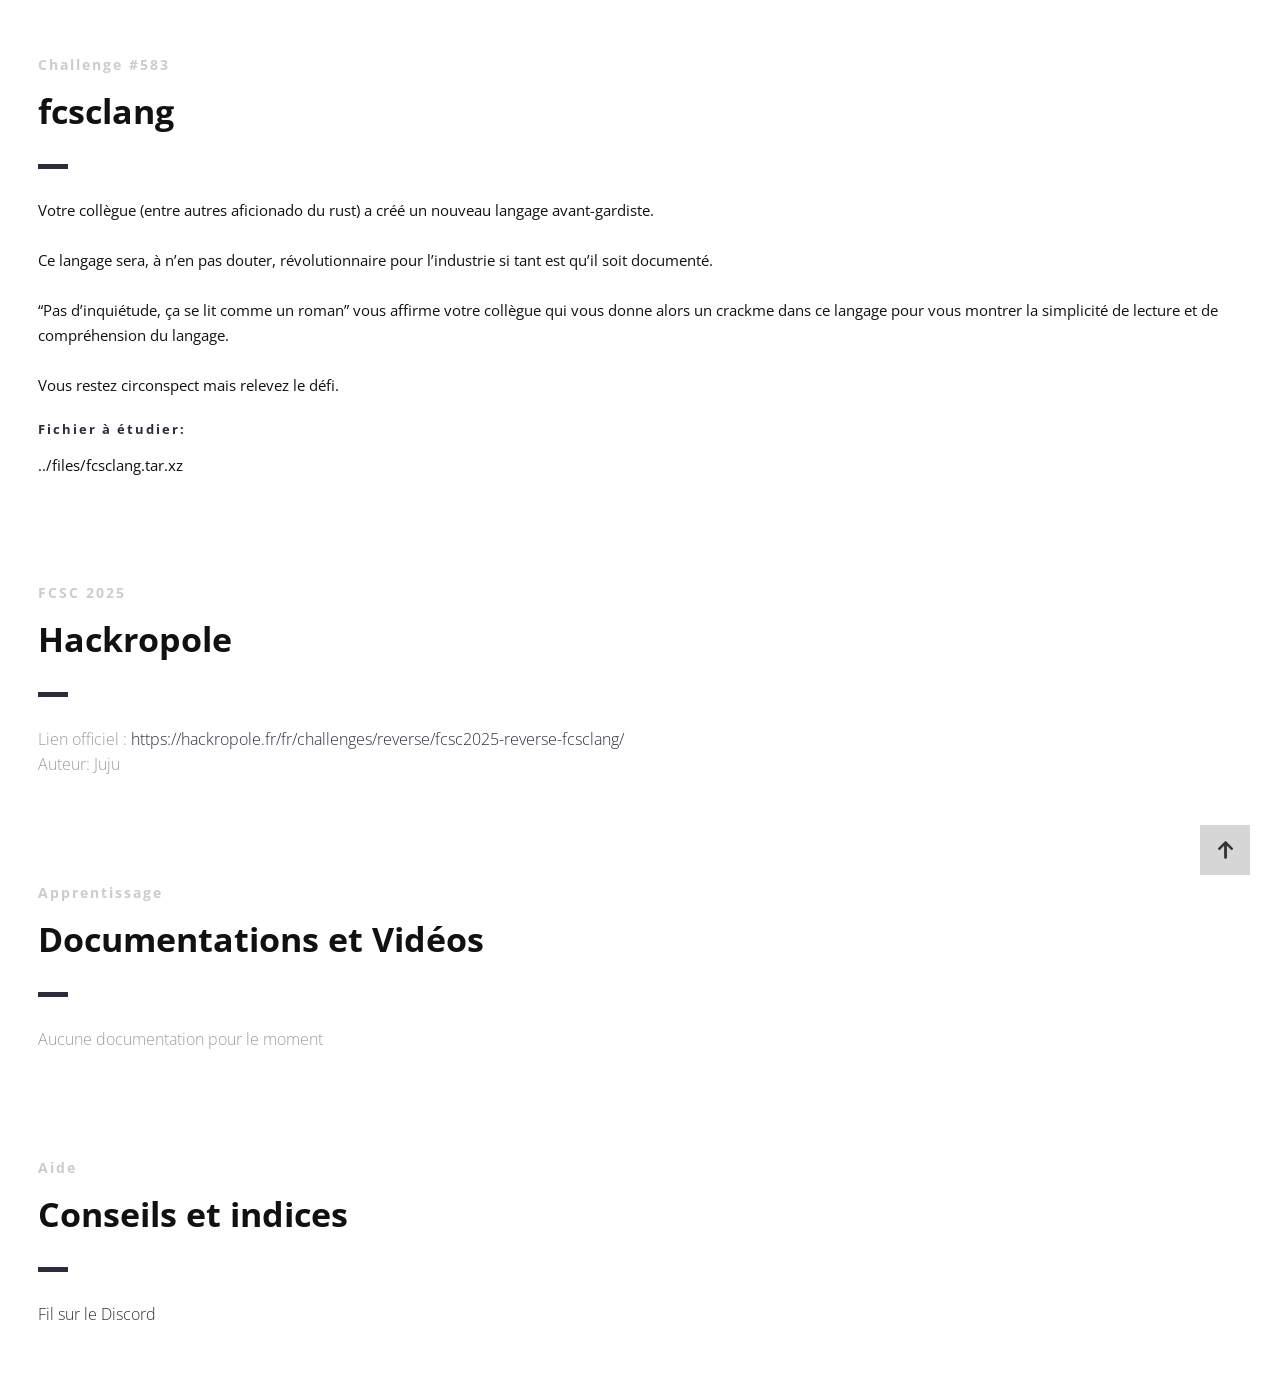
<file: presentation/index.html>
<!DOCTYPE html>
<html>

<head lang="fr">
    <meta charset="UTF-8">
    <!--Page Title-->
    <title>Hack-Oeil - Les CTFs de Cyrhades</title>
    <!--Meta Keywords and Description-->
    <meta name="keywords" content="">
    <meta name="description" content="">
    <meta name="viewport" content="width=device-width, initial-scale=1.0, user-scalable=no" />
    <link rel="shortcut icon" href="./assets/images/favicon.ico" title="Favicon" />
    <link rel="stylesheet" href="./assets/css/style.css">
    <link href='https://fonts.googleapis.com/css?family=Open+Sans:400,300,600,700,800' rel='stylesheet' type='text/css'>
    <script src="./assets/js/highlight.min.js"></script>
    <script>
        document.addEventListener('DOMContentLoaded', () => {
            // Vérifie si la fenêtre est dans une iframe
            if (window.self !== window.top) {
                document.querySelectorAll('a').forEach((link) => {
                    link.addEventListener('click', (event) => {
                        const a = event.target.closest('a[href^="http"]');
                        if (a) {
                            event.preventDefault();
                            window.parent.postMessage({
                                type: "open-external",
                                url: a.href
                            }, "*");
                        }
                    });
                });
            }
            // Active la coloration syntaxique :
            if (window.hljs) {
                hljs.highlightAll();
            } else {
                console.error("Highlight.js non chargé !");
            }
        });
    </script>
</head>

<body>

    <div id="wrapper">
        <!--Main Content Area-->
        <main id="content">
            <!--Ctf-->
            <section class="ctf scrollto">
                <article class="row clearfix">
                    <div class="col-1">
                        <div class="section-heading">
                            <h3>Challenge #583</h3>
                            <h2 class="section-title">fcsclang</h2>
                            <p>
Votre collègue (entre autres aficionado du rust) a créé un nouveau langage avant-gardiste.
<br /><br />
Ce langage sera, à n’en pas douter, révolutionnaire pour l’industrie si tant est qu’il soit documenté.
<br /><br />
“Pas d’inquiétude, ça se lit comme un roman” vous affirme votre collègue qui vous donne alors un crackme dans ce langage pour vous montrer la simplicité de lecture et de compréhension du langage.
<br /><br />
Vous restez circonspect mais relevez le défi.
                            </p>
                            <h4>Fichier à étudier:</h4>
                            <p>../files/fcsclang.tar.xz</p>
                        </div>
                    </div>
                </article>

                <article class="row clearfix">
                    <div class="col-1">
                        <div class="section-heading">
                            <h3>FCSC 2025</h3>
                            <h2 class="section-title">Hackropole</h2>
                            <p class="section-subtitle">
                                Lien officiel :
                                <a target="_blank" href="https://hackropole.fr/fr/challenges/reverse/fcsc2025-reverse-fcsclang/">https://hackropole.fr/fr/challenges/reverse/fcsc2025-reverse-fcsclang/</a>
                                <br />
                                Auteur: Juju
                            </p>
                        </div>
                    </div>
                </article>

                <article class="row clearfix">
                    <div class="col-1">
                        <div class="section-heading">
                            <h3>Apprentissage</h3>
                            <h2 class="section-title">Documentations et Vidéos</h2>
                            <p class="section-subtitle">
                                Aucune documentation pour le moment
                            </p>
                        </div>
                    </div>
                </article>

                <article class="row clearfix">
                    <div class="col-1">
                        <div class="section-heading">
                            <h3>Aide</h3>
                            <h2 class="section-title">Conseils et indices</h2>
                            <p class="section-subtitle">
                                <a target="_blank"
                                    href="https://discord.com/channels/1175764392307077120/1175764601716092948">Fil sur
                                    le Discord</a>
                            </p>
                        </div>
                    </div>
                </article>
            </section>
            <!--End of Ctf-->
        </main>
        <!--End Main Content Area-->

        <a id="scrollUp" href="#wrapper" style="position: fixed; z-index: 1000;"
            aria-label="Remonter en haut de la page" title="Remonter en tête de site"></a>
    </div>
</body>

</html>
</file>
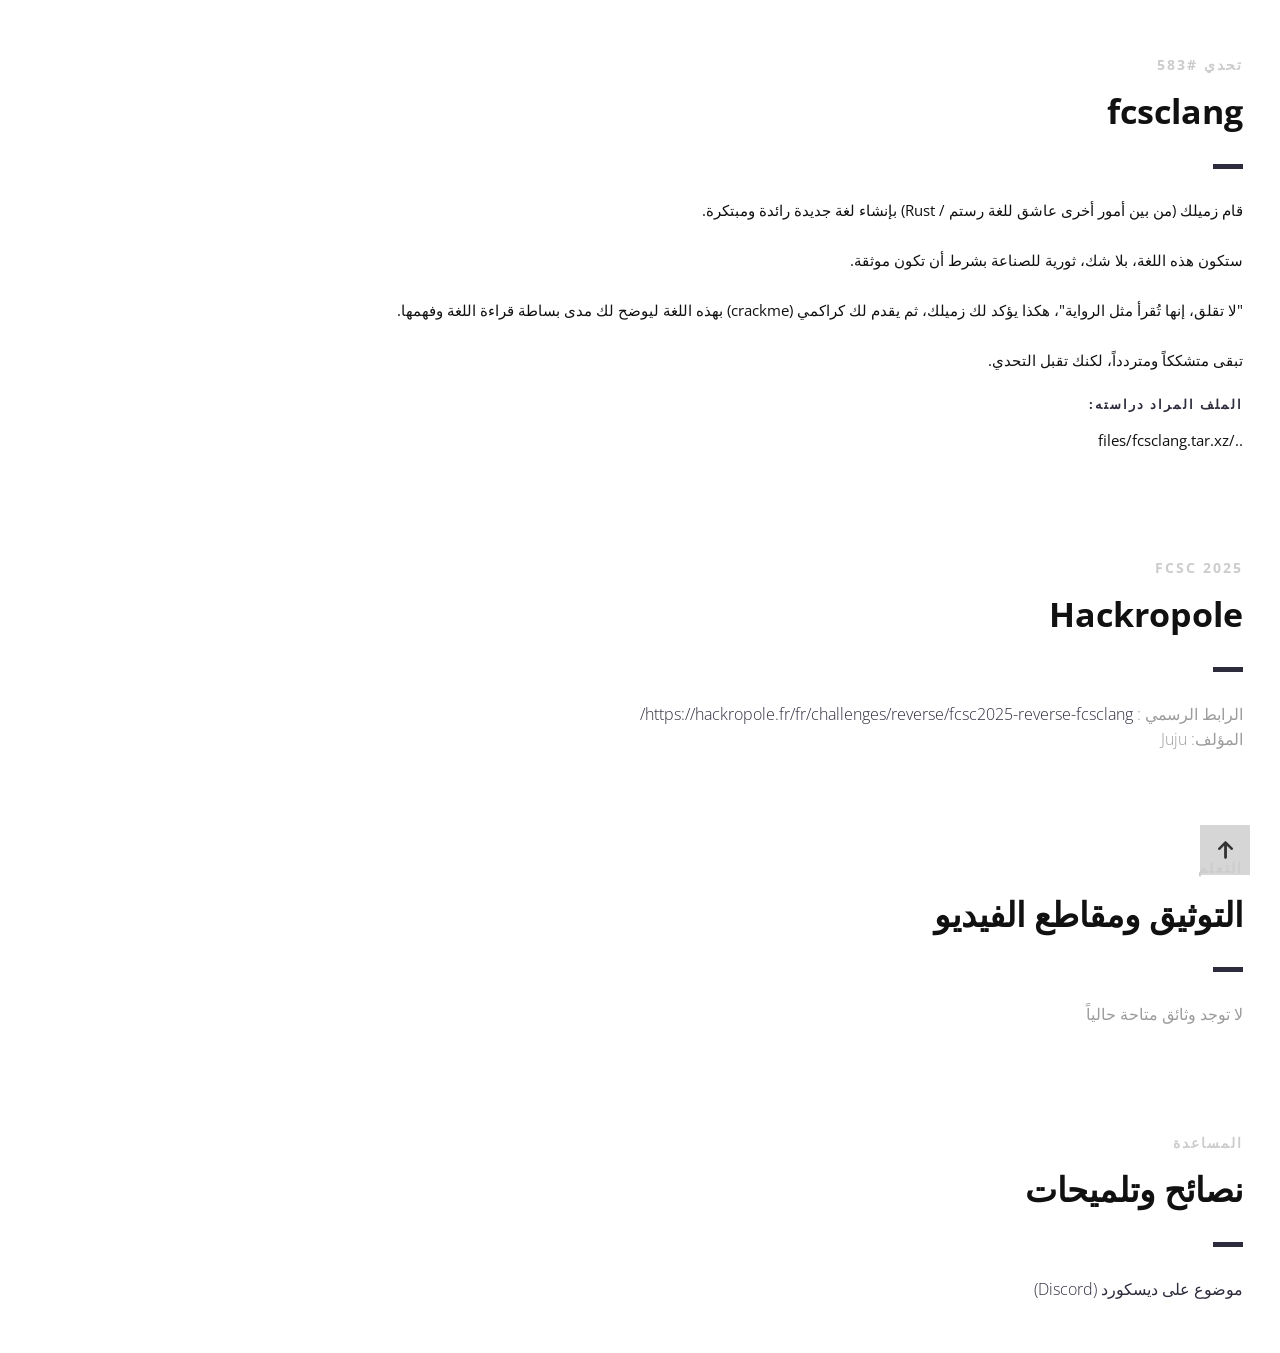
<file: presentation/index_ar.html>
<!DOCTYPE html>
<html lang="ar" dir="rtl">

<head lang="ar">
    <meta charset="UTF-8">
    <!--Page Title-->
    <title>Hack-Oeil - تحديات Cyrhades في الـ CTF</title>
    <!--Meta Keywords and Description-->
    <meta name="keywords" content="">
    <meta name="description" content="">
    <meta name="viewport" content="width=device-width, initial-scale=1.0, user-scalable=no" />
    <link rel="shortcut icon" href="./assets/images/favicon.ico" title="Favicon" />
    <link rel="stylesheet" href="./assets/css/style.css">
    <link href='https://fonts.googleapis.com/css?family=Open+Sans:400,300,600,700,800' rel='stylesheet' type='text/css'>
    <script src="./assets/js/highlight.min.js"></script>
    <script>
        document.addEventListener('DOMContentLoaded', () => {
            // Vérifie si la fenêtre est dans une iframe
            if (window.self !== window.top) {
                document.querySelectorAll('a').forEach((link) => {
                    link.addEventListener('click', (event) => {
                        const a = event.target.closest('a[href^="http"]');
                        if (a) {
                            event.preventDefault();
                            window.parent.postMessage({
                                type: "open-external",
                                url: a.href
                            }, "*");
                        }
                    });
                });
            }
            // Active la coloration syntaxique :
            if (window.hljs) {
                hljs.highlightAll();
            } else {
                console.error("Highlight.js non chargé !");
            }
        });
    </script>
</head>

<body>

    <div id="wrapper">
        <!--Main Content Area-->
        <main id="content">
            <!--Ctf-->
            <section class="ctf scrollto">
                <article class="row clearfix">
                    <div class="col-1">
                        <div class="section-heading">
                            <h3>تحدي #583</h3>
                            <h2 class="section-title">fcsclang</h2>
                            <p>
قام زميلك (من بين أمور أخرى عاشق للغة رستم / Rust) بإنشاء لغة جديدة رائدة ومبتكرة.
<br /><br />
ستكون هذه اللغة، بلا شك، ثورية للصناعة بشرط أن تكون موثقة.
<br /><br />
"لا تقلق، إنها تُقرأ مثل الرواية"، هكذا يؤكد لك زميلك، ثم يقدم لك كراكمي (crackme) بهذه اللغة ليوضح لك مدى بساطة قراءة اللغة وفهمها.
<br /><br />
تبقى متشككاً ومتردداً، لكنك تقبل التحدي.
                            </p>
                            <h4>الملف المراد دراسته:</h4>
                            <p>../files/fcsclang.tar.xz</p>
                        </div>
                    </div>
                </article>

                <article class="row clearfix">
                    <div class="col-1">
                        <div class="section-heading">
                            <h3>FCSC 2025</h3>
                            <h2 class="section-title">Hackropole</h2>
                            <p class="section-subtitle">
                                الرابط الرسمي :
                                <a target="_blank" href="https://hackropole.fr/fr/challenges/reverse/fcsc2025-reverse-fcsclang/">https://hackropole.fr/fr/challenges/reverse/fcsc2025-reverse-fcsclang/</a>
                                <br />
                                المؤلف: Juju
                            </p>
                        </div>
                    </div>
                </article>

                <article class="row clearfix">
                    <div class="col-1">
                        <div class="section-heading">
                            <h3>التعلم</h3>
                            <h2 class="section-title">التوثيق ومقاطع الفيديو</h2>
                            <p class="section-subtitle">
                                لا توجد وثائق متاحة حالياً
                            </p>
                        </div>
                    </div>
                </article>

                <article class="row clearfix">
                    <div class="col-1">
                        <div class="section-heading">
                            <h3>المساعدة</h3>
                            <h2 class="section-title">نصائح وتلميحات</h2>
                            <p class="section-subtitle">
                                <a target="_blank"
                                    href="https://discord.com/channels/1175764392307077120/1175764601716092948">موضوع على
                                    ديسكورد (Discord)</a>
                            </p>
                        </div>
                    </div>
                </article>
            </section>
            <!--End of Ctf-->
        </main>
        <!--End Main Content Area-->

        <a id="scrollUp" href="#wrapper" style="position: fixed; z-index: 1000;"
            aria-label="الرجوع إلى أعلى الصفحة" title="الرجوع إلى أعلى الصفحة"></a>
    </div>
</body>

</html>
</file>
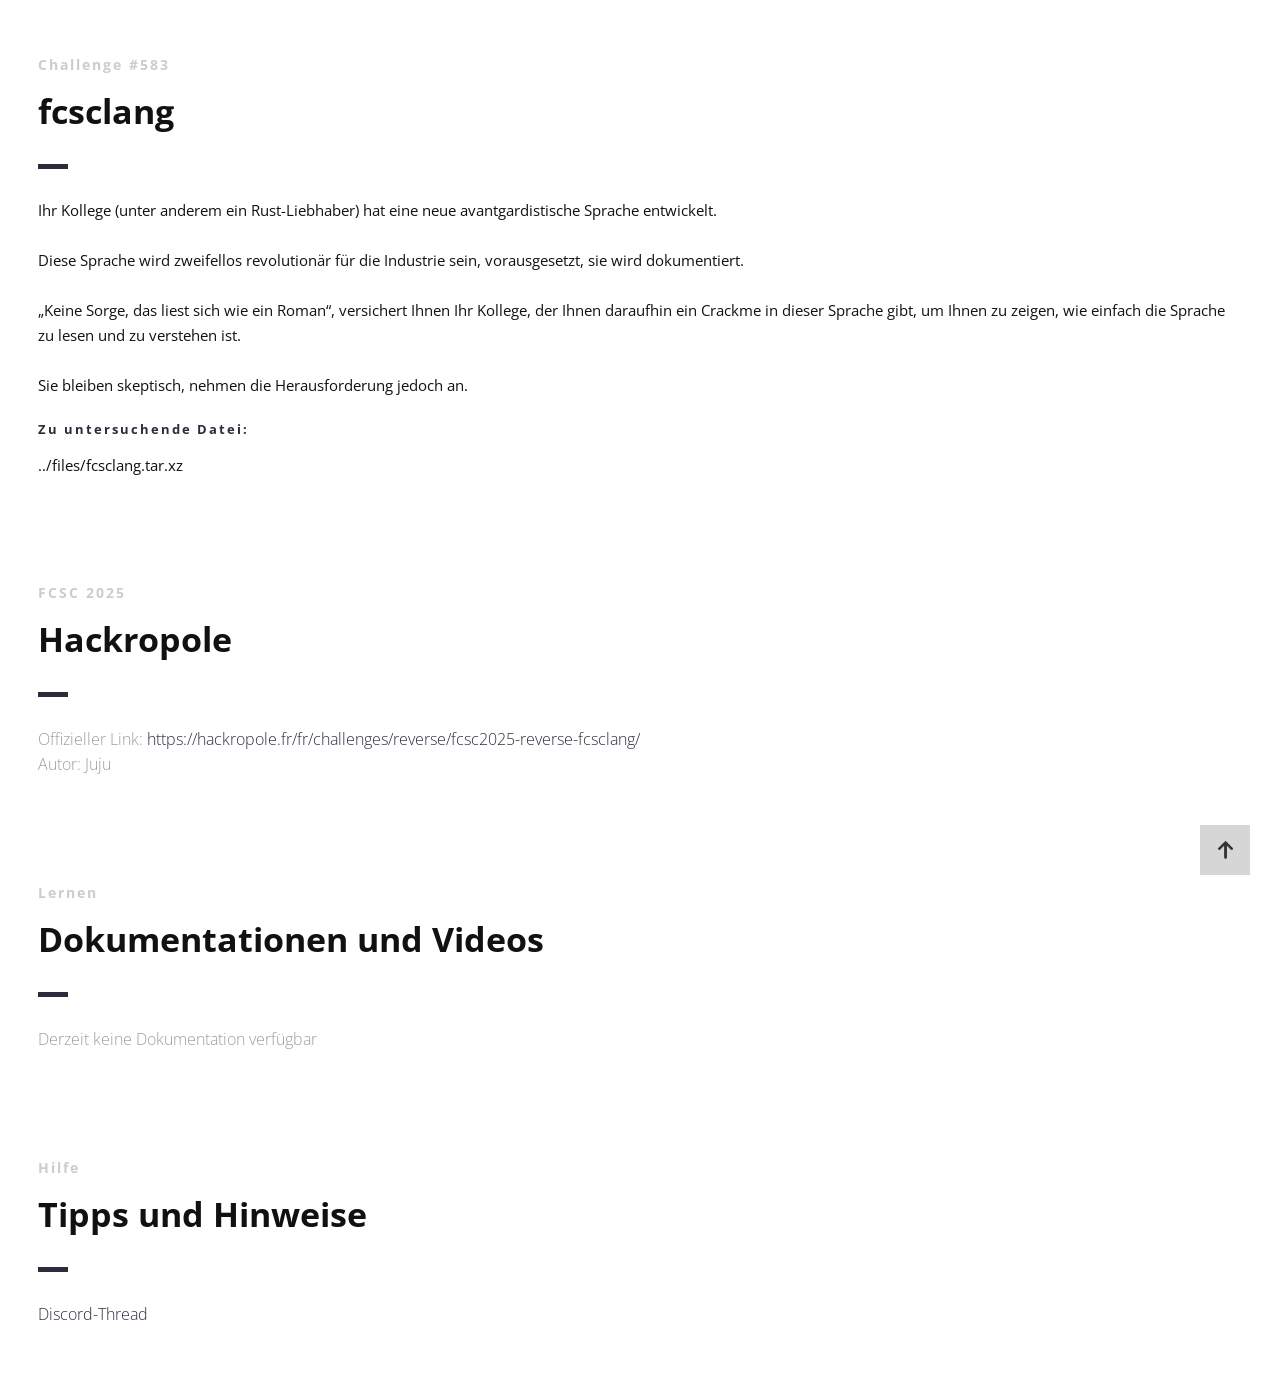
<file: presentation/index_de.html>
<!DOCTYPE html>
<html lang="de">

<head lang="de">
    <meta charset="UTF-8">
    <!--Page Title-->
    <title>Hack-Oeil - Die CTFs von Cyrhades</title>
    <!--Meta Keywords and Description-->
    <meta name="keywords" content="">
    <meta name="description" content="">
    <meta name="viewport" content="width=device-width, initial-scale=1.0, user-scalable=no" />
    <link rel="shortcut icon" href="./assets/images/favicon.ico" title="Favicon" />
    <link rel="stylesheet" href="./assets/css/style.css">
    <link href='https://fonts.googleapis.com/css?family=Open+Sans:400,300,600,700,800' rel='stylesheet' type='text/css'>
    <script src="./assets/js/highlight.min.js"></script>
    <script>
        document.addEventListener('DOMContentLoaded', () => {
            // Prüft, ob das Fenster in einem Iframe liegt
            if (window.self !== window.top) {
                document.querySelectorAll('a').forEach((link) => {
                    link.addEventListener('click', (event) => {
                        const a = event.target.closest('a[href^="http"]');
                        if (a) {
                            event.preventDefault();
                            window.parent.postMessage({
                                type: "open-external",
                                url: a.href
                            }, "*");
                        }
                    });
                });
            }
            // Syntaxhervorhebung aktivieren:
            if (window.hljs) {
                hljs.highlightAll();
            } else {
                console.error("Highlight.js nicht geladen!");
            }
        });
    </script>
</head>

<body>

    <div id="wrapper">
        <!--Main Content Area-->
        <main id="content">
            <!--Ctf-->
            <section class="ctf scrollto">
                <article class="row clearfix">
                    <div class="col-1">
                        <div class="section-heading">
                            <h3>Challenge #583</h3>
                            <h2 class="section-title">fcsclang</h2>
                            <p>
Ihr Kollege (unter anderem ein Rust-Liebhaber) hat eine neue avantgardistische Sprache entwickelt.
<br /><br />
Diese Sprache wird zweifellos revolutionär für die Industrie sein, vorausgesetzt, sie wird dokumentiert.
<br /><br />
„Keine Sorge, das liest sich wie ein Roman“, versichert Ihnen Ihr Kollege, der Ihnen daraufhin ein Crackme in dieser Sprache gibt, um Ihnen zu zeigen, wie einfach die Sprache zu lesen und zu verstehen ist.
<br /><br />
Sie bleiben skeptisch, nehmen die Herausforderung jedoch an.
                            </p>
                            <h4>Zu untersuchende Datei:</h4>
                            <p>../files/fcsclang.tar.xz</p>
                        </div>
                    </div>
                </article>

                <article class="row clearfix">
                    <div class="col-1">
                        <div class="section-heading">
                            <h3>FCSC 2025</h3>
                            <h2 class="section-title">Hackropole</h2>
                            <p class="section-subtitle">
                                Offizieller Link:
                                <a target="_blank" href="https://hackropole.fr/fr/challenges/reverse/fcsc2025-reverse-fcsclang/">https://hackropole.fr/fr/challenges/reverse/fcsc2025-reverse-fcsclang/</a>
                                <br />
                                Autor: Juju
                            </p>
                        </div>
                    </div>
                </article>

                <article class="row clearfix">
                    <div class="col-1">
                        <div class="section-heading">
                            <h3>Lernen</h3>
                            <h2 class="section-title">Dokumentationen und Videos</h2>
                            <p class="section-subtitle">
                                Derzeit keine Dokumentation verfügbar
                            </p>
                        </div>
                    </div>
                </article>

                <article class="row clearfix">
                    <div class="col-1">
                        <div class="section-heading">
                            <h3>Hilfe</h3>
                            <h2 class="section-title">Tipps und Hinweise</h2>
                            <p class="section-subtitle">
                                <a target="_blank"
                                    href="https://discord.com/channels/1175764392307077120/1175764601716092948">Discord-Thread</a>
                            </p>
                        </div>
                    </div>
                </article>
            </section>
            <!--End of Ctf-->
        </main>
        <!--End Main Content Area-->

        <a id="scrollUp" href="#wrapper" style="position: fixed; z-index: 1000;"
            aria-label="Nach oben scrollen" title="Nach oben scrollen"></a>
    </div>
</body>

</html>
</file>
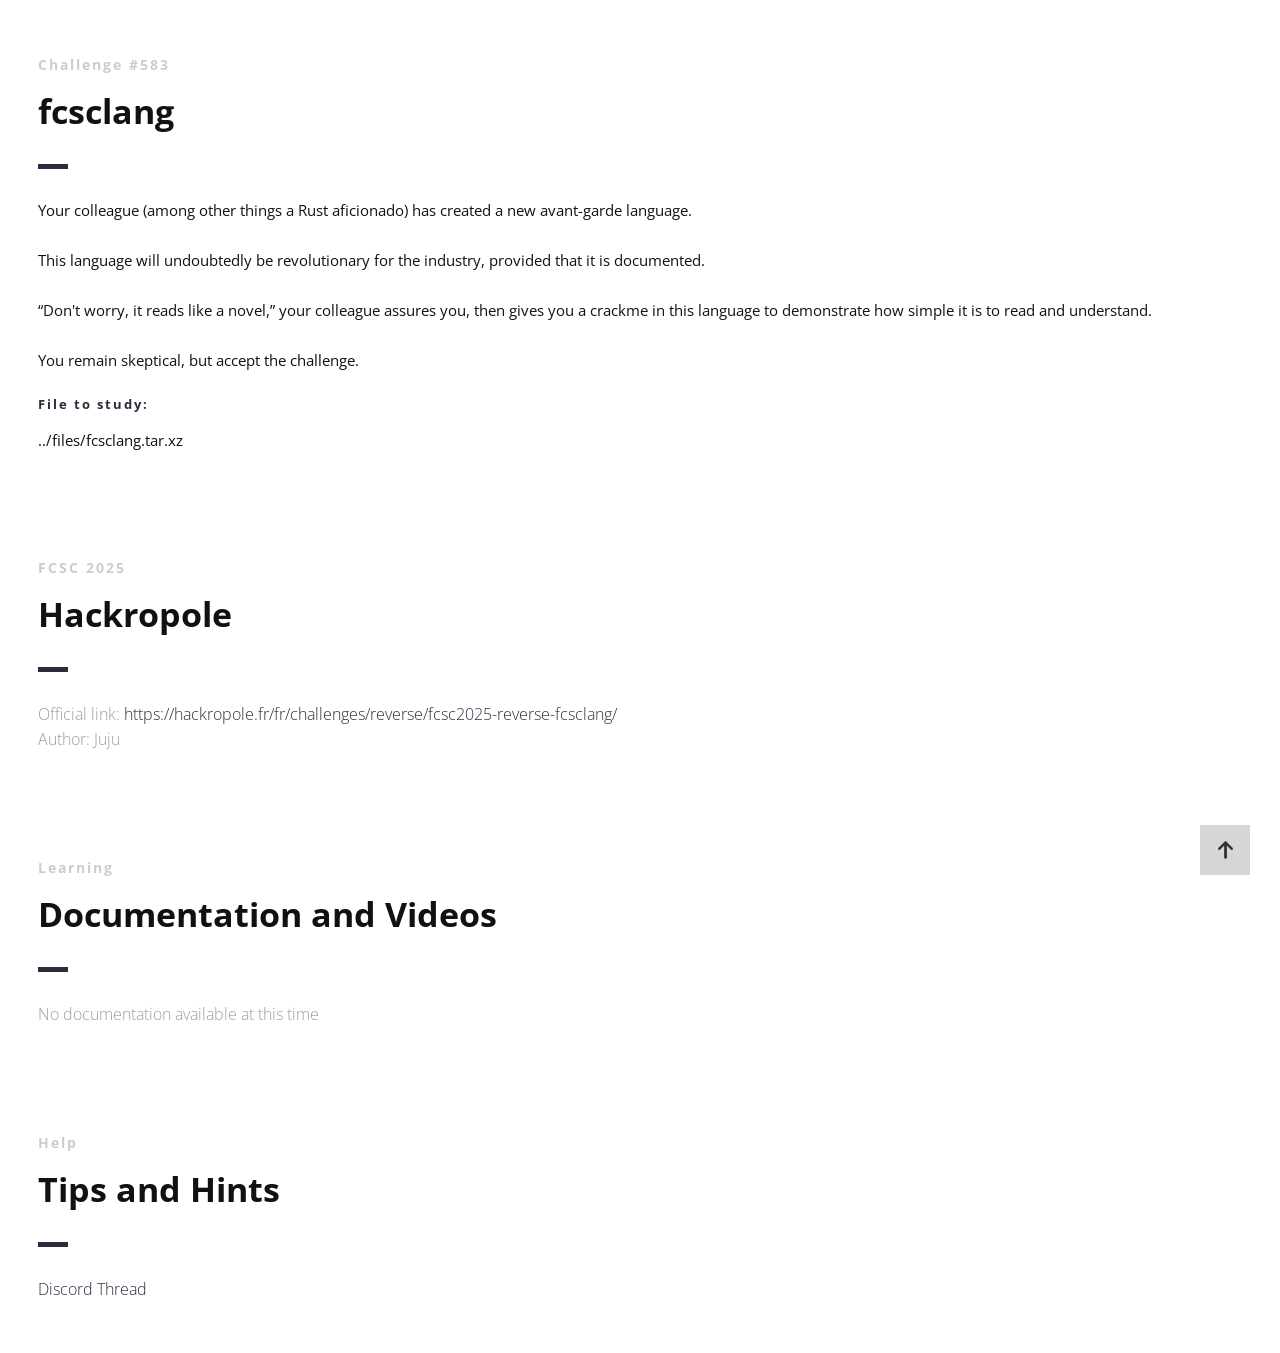
<file: presentation/index_en.html>
<!DOCTYPE html>
<html lang="en">

<head lang="en">
    <meta charset="UTF-8">
    <!--Page Title-->
    <title>Hack-Oeil - Cyrhades CTFs</title>
    <!--Meta Keywords and Description-->
    <meta name="keywords" content="">
    <meta name="description" content="">
    <meta name="viewport" content="width=device-width, initial-scale=1.0, user-scalable=no" />
    <link rel="shortcut icon" href="./assets/images/favicon.ico" title="Favicon" />
    <link rel="stylesheet" href="./assets/css/style.css">
    <link href='https://fonts.googleapis.com/css?family=Open+Sans:400,300,600,700,800' rel='stylesheet' type='text/css'>
    <script src="./assets/js/highlight.min.js"></script>
    <script>
        document.addEventListener('DOMContentLoaded', () => {
            // Vérifie si la fenêtre est dans une iframe
            if (window.self !== window.top) {
                document.querySelectorAll('a').forEach((link) => {
                    link.addEventListener('click', (event) => {
                        const a = event.target.closest('a[href^="http"]');
                        if (a) {
                            event.preventDefault();
                            window.parent.postMessage({
                                type: "open-external",
                                url: a.href
                            }, "*");
                        }
                    });
                });
            }
            // Active la coloration syntaxique :
            if (window.hljs) {
                hljs.highlightAll();
            } else {
                console.error("Highlight.js non chargé !");
            }
        });
    </script>
</head>

<body>

    <div id="wrapper">
        <!--Main Content Area-->
        <main id="content">
            <!--Ctf-->
            <section class="ctf scrollto">
                <article class="row clearfix">
                    <div class="col-1">
                        <div class="section-heading">
                            <h3>Challenge #583</h3>
                            <h2 class="section-title">fcsclang</h2>
                            <p>
Your colleague (among other things a Rust aficionado) has created a new avant-garde language.
<br /><br />
This language will undoubtedly be revolutionary for the industry, provided that it is documented.
<br /><br />
“Don't worry, it reads like a novel,” your colleague assures you, then gives you a crackme in this language to demonstrate how simple it is to read and understand.
<br /><br />
You remain skeptical, but accept the challenge.
                            </p>
                            <h4>File to study:</h4>
                            <p>../files/fcsclang.tar.xz</p>
                        </div>
                    </div>
                </article>

                <article class="row clearfix">
                    <div class="col-1">
                        <div class="section-heading">
                            <h3>FCSC 2025</h3>
                            <h2 class="section-title">Hackropole</h2>
                            <p class="section-subtitle">
                                Official link:
                                <a target="_blank" href="https://hackropole.fr/fr/challenges/reverse/fcsc2025-reverse-fcsclang/">https://hackropole.fr/fr/challenges/reverse/fcsc2025-reverse-fcsclang/</a>
                                <br />
                                Author: Juju
                            </p>
                        </div>
                    </div>
                </article>

                <article class="row clearfix">
                    <div class="col-1">
                        <div class="section-heading">
                            <h3>Learning</h3>
                            <h2 class="section-title">Documentation and Videos</h2>
                            <p class="section-subtitle">
                                No documentation available at this time
                            </p>
                        </div>
                    </div>
                </article>

                <article class="row clearfix">
                    <div class="col-1">
                        <div class="section-heading">
                            <h3>Help</h3>
                            <h2 class="section-title">Tips and Hints</h2>
                            <p class="section-subtitle">
                                <a target="_blank"
                                    href="https://discord.com/channels/1175764392307077120/1175764601716092948">Discord
                                    Thread</a>
                            </p>
                        </div>
                    </div>
                </article>
            </section>
            <!--End of Ctf-->
        </main>
        <!--End Main Content Area-->

        <a id="scrollUp" href="#wrapper" style="position: fixed; z-index: 1000;"
            aria-label="Back to top" title="Back to top"></a>
    </div>
</body>

</html>
</file>
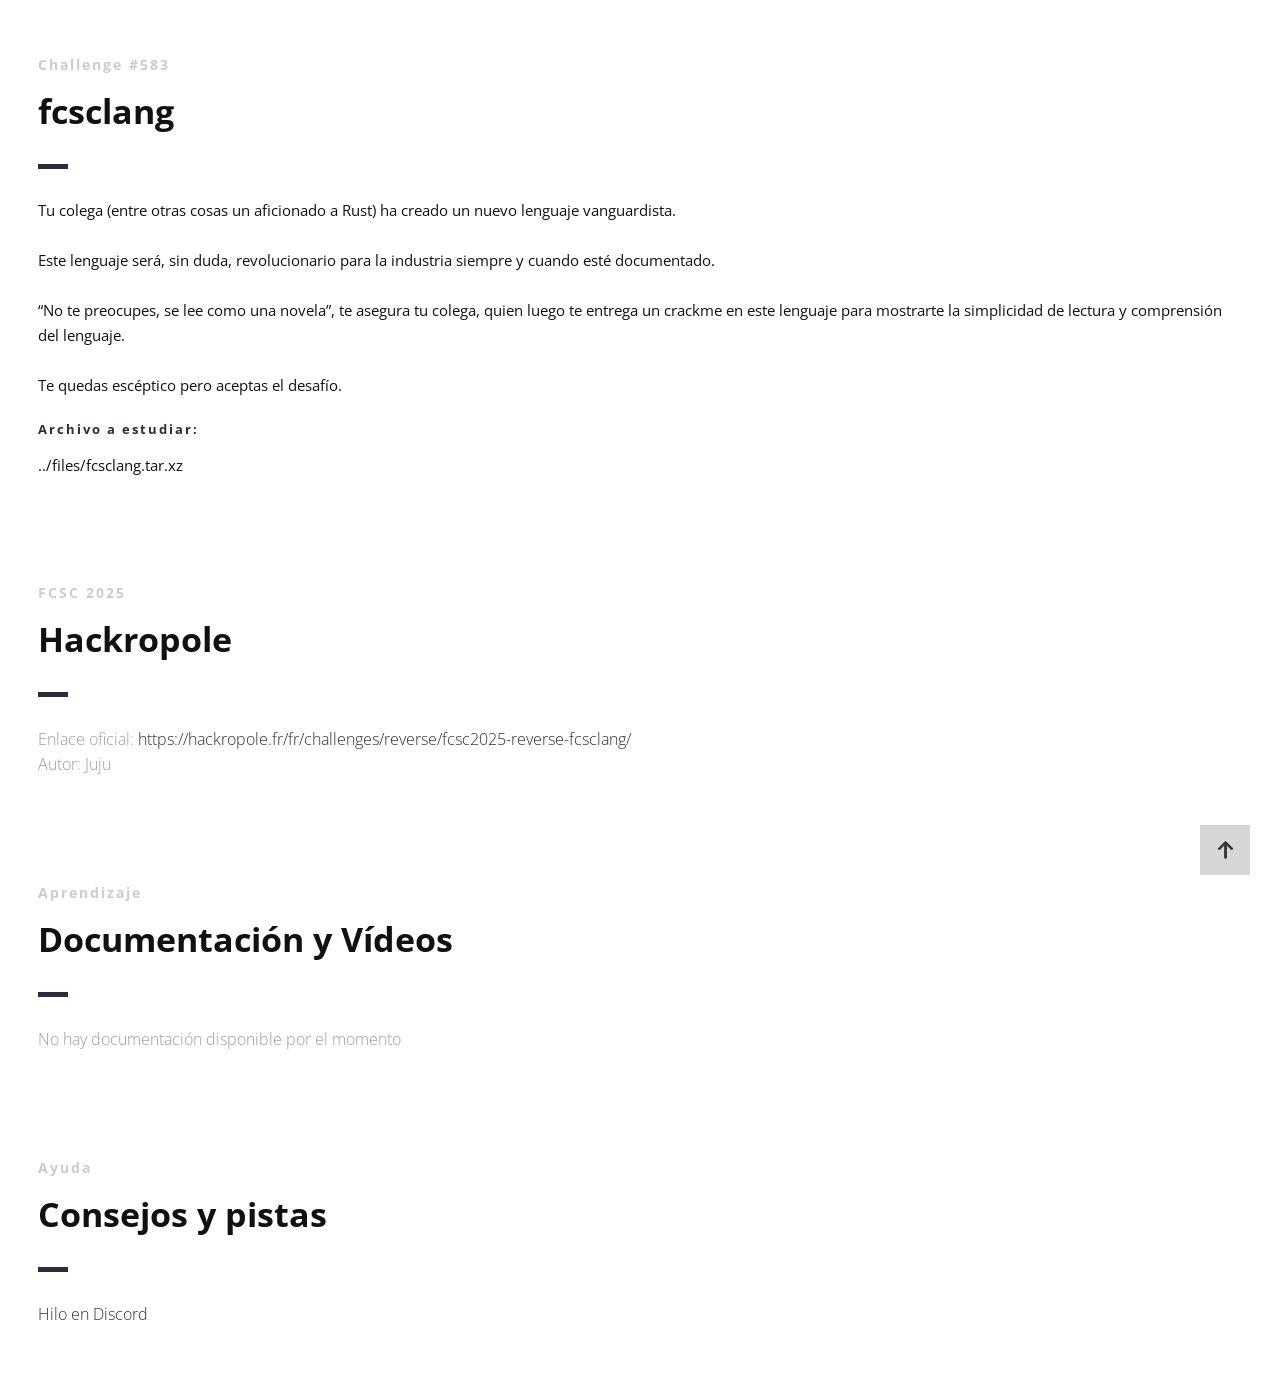
<file: presentation/index_es.html>
<!DOCTYPE html>
<html lang="es">

<head lang="es">
    <meta charset="UTF-8">
    <!--Page Title-->
    <title>Hack-Oeil - Los CTFs de Cyrhades</title>
    <!--Meta Keywords and Description-->
    <meta name="keywords" content="">
    <meta name="description" content="">
    <meta name="viewport" content="width=device-width, initial-scale=1.0, user-scalable=no" />
    <link rel="shortcut icon" href="./assets/images/favicon.ico" title="Favicon" />
    <link rel="stylesheet" href="./assets/css/style.css">
    <link href='https://fonts.googleapis.com/css?family=Open+Sans:400,300,600,700,800' rel='stylesheet' type='text/css'>
    <script src="./assets/js/highlight.min.js"></script>
    <script>
        document.addEventListener('DOMContentLoaded', () => {
            // Comprueba si la ventana está en un iframe
            if (window.self !== window.top) {
                document.querySelectorAll('a').forEach((link) => {
                    link.addEventListener('click', (event) => {
                        const a = event.target.closest('a[href^="http"]');
                        if (a) {
                            event.preventDefault();
                            window.parent.postMessage({
                                type: "open-external",
                                url: a.href
                            }, "*");
                        }
                    });
                });
            }
            // Activa el resaltado de sintaxis:
            if (window.hljs) {
                hljs.highlightAll();
            } else {
                console.error("Highlight.js no cargado!");
            }
        });
    </script>
</head>

<body>

    <div id="wrapper">
        <!--Main Content Area-->
        <main id="content">
            <!--Ctf-->
            <section class="ctf scrollto">
                <article class="row clearfix">
                    <div class="col-1">
                        <div class="section-heading">
                            <h3>Challenge #583</h3>
                            <h2 class="section-title">fcsclang</h2>
                            <p>
Tu colega (entre otras cosas un aficionado a Rust) ha creado un nuevo lenguaje vanguardista.
<br /><br />
Este lenguaje será, sin duda, revolucionario para la industria siempre y cuando esté documentado.
<br /><br />
“No te preocupes, se lee como una novela”, te asegura tu colega, quien luego te entrega un crackme en este lenguaje para mostrarte la simplicidad de lectura y comprensión del lenguaje.
<br /><br />
Te quedas escéptico pero aceptas el desafío.
                            </p>
                            <h4>Archivo a estudiar:</h4>
                            <p>../files/fcsclang.tar.xz</p>
                        </div>
                    </div>
                </article>

                <article class="row clearfix">
                    <div class="col-1">
                        <div class="section-heading">
                            <h3>FCSC 2025</h3>
                            <h2 class="section-title">Hackropole</h2>
                            <p class="section-subtitle">
                                Enlace oficial:
                                <a target="_blank" href="https://hackropole.fr/fr/challenges/reverse/fcsc2025-reverse-fcsclang/">https://hackropole.fr/fr/challenges/reverse/fcsc2025-reverse-fcsclang/</a>
                                <br />
                                Autor: Juju
                            </p>
                        </div>
                    </div>
                </article>

                <article class="row clearfix">
                    <div class="col-1">
                        <div class="section-heading">
                            <h3>Aprendizaje</h3>
                            <h2 class="section-title">Documentación y Vídeos</h2>
                            <p class="section-subtitle">
                                No hay documentación disponible por el momento
                            </p>
                        </div>
                    </div>
                </article>

                <article class="row clearfix">
                    <div class="col-1">
                        <div class="section-heading">
                            <h3>Ayuda</h3>
                            <h2 class="section-title">Consejos y pistas</h2>
                            <p class="section-subtitle">
                                <a target="_blank"
                                    href="https://discord.com/channels/1175764392307077120/1175764601716092948">Hilo en
                                    Discord</a>
                            </p>
                        </div>
                    </div>
                </article>
            </section>
            <!--End of Ctf-->
        </main>
        <!--End Main Content Area-->

        <a id="scrollUp" href="#wrapper" style="position: fixed; z-index: 1000;"
            aria-label="Volver arriba" title="Volver arriba"></a>
    </div>
</body>

</html>
</file>
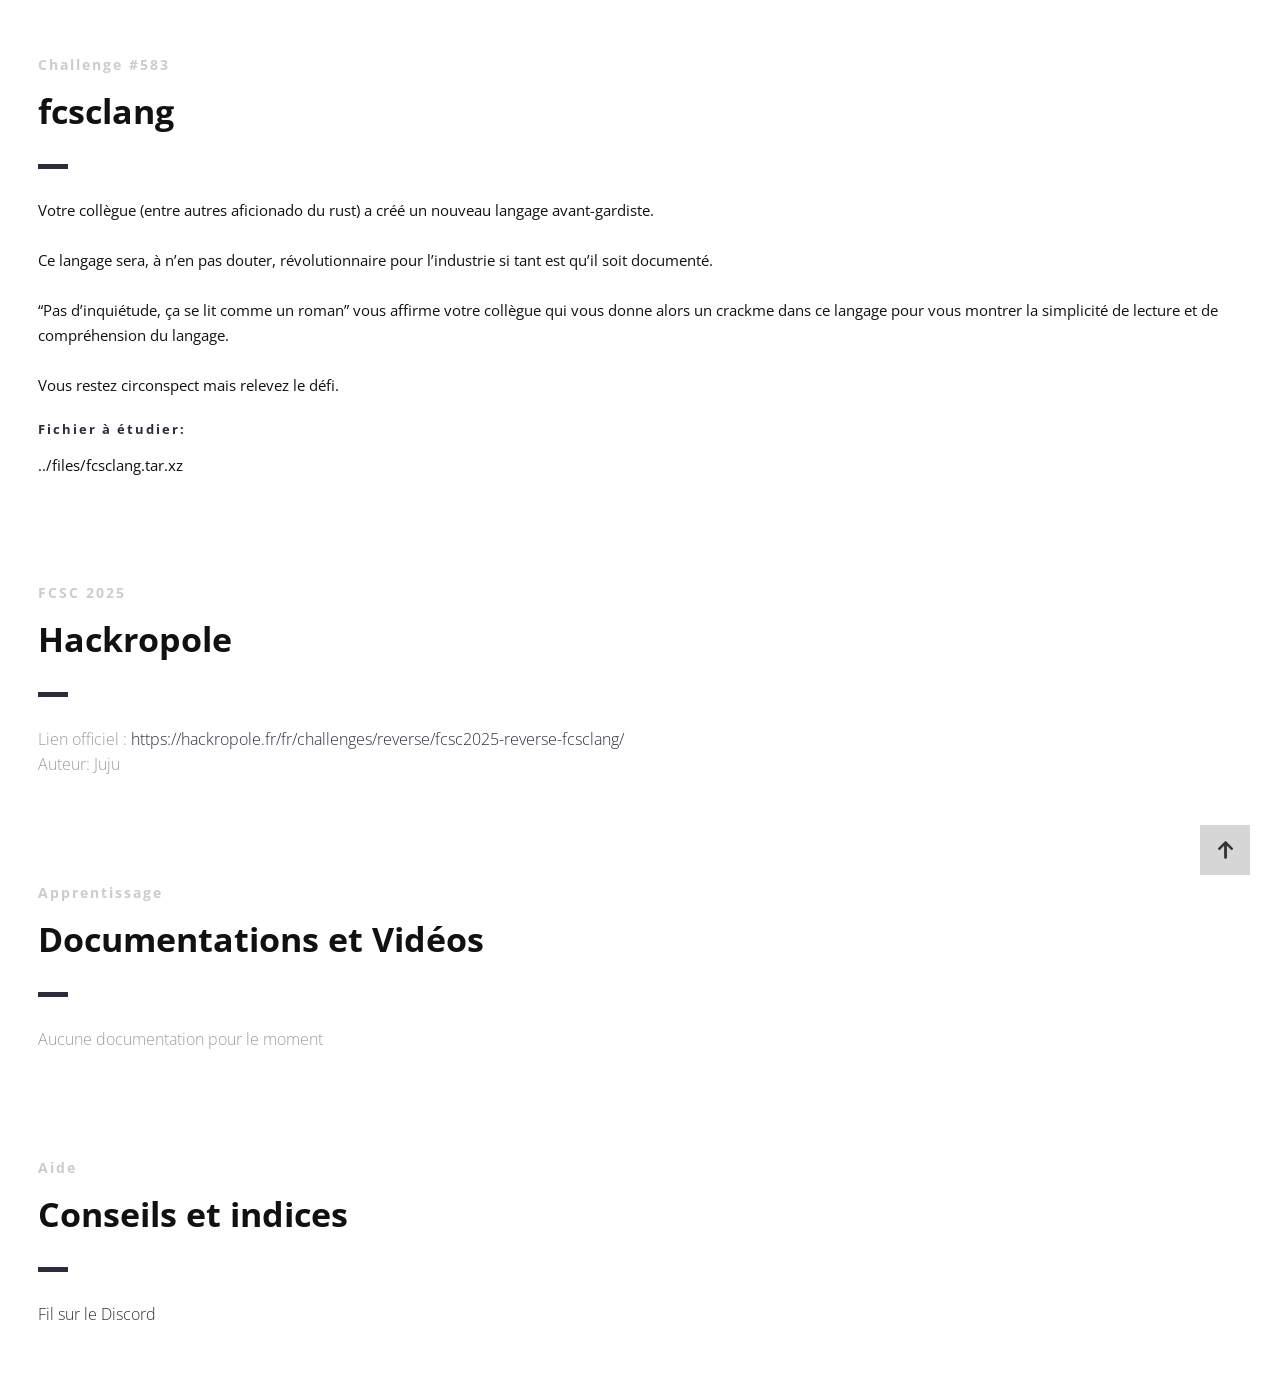
<file: presentation/index_fr.html>
<!DOCTYPE html>
<html lang="fr">

<head lang="fr">
    <meta charset="UTF-8">
    <!--Page Title-->
    <title>Hack-Oeil - Les CTFs de Cyrhades</title>
    <!--Meta Keywords and Description-->
    <meta name="keywords" content="">
    <meta name="description" content="">
    <meta name="viewport" content="width=device-width, initial-scale=1.0, user-scalable=no" />
    <link rel="shortcut icon" href="./assets/images/favicon.ico" title="Favicon" />
    <link rel="stylesheet" href="./assets/css/style.css">
    <link href='https://fonts.googleapis.com/css?family=Open+Sans:400,300,600,700,800' rel='stylesheet' type='text/css'>
    <script src="./assets/js/highlight.min.js"></script>
    <script>
        document.addEventListener('DOMContentLoaded', () => {
            // Vérifie si la fenêtre est dans une iframe
            if (window.self !== window.top) {
                document.querySelectorAll('a').forEach((link) => {
                    link.addEventListener('click', (event) => {
                        const a = event.target.closest('a[href^="http"]');
                        if (a) {
                            event.preventDefault();
                            window.parent.postMessage({
                                type: "open-external",
                                url: a.href
                            }, "*");
                        }
                    });
                });
            }
            // Active la coloration syntaxique :
            if (window.hljs) {
                hljs.highlightAll();
            } else {
                console.error("Highlight.js non chargé !");
            }
        });
    </script>
</head>

<body>

    <div id="wrapper">
        <!--Main Content Area-->
        <main id="content">
            <!--Ctf-->
            <section class="ctf scrollto">
                <article class="row clearfix">
                    <div class="col-1">
                        <div class="section-heading">
                            <h3>Challenge #583</h3>
                            <h2 class="section-title">fcsclang</h2>
                            <p>
Votre collègue (entre autres aficionado du rust) a créé un nouveau langage avant-gardiste.
<br /><br />
Ce langage sera, à n’en pas douter, révolutionnaire pour l’industrie si tant est qu’il soit documenté.
<br /><br />
“Pas d’inquiétude, ça se lit comme un roman” vous affirme votre collègue qui vous donne alors un crackme dans ce langage pour vous montrer la simplicité de lecture et de compréhension du langage.
<br /><br />
Vous restez circonspect mais relevez le défi.
                            </p>
                            <h4>Fichier à étudier:</h4>
                            <p>../files/fcsclang.tar.xz</p>
                        </div>
                    </div>
                </article>

                <article class="row clearfix">
                    <div class="col-1">
                        <div class="section-heading">
                            <h3>FCSC 2025</h3>
                            <h2 class="section-title">Hackropole</h2>
                            <p class="section-subtitle">
                                Lien officiel :
                                <a target="_blank" href="https://hackropole.fr/fr/challenges/reverse/fcsc2025-reverse-fcsclang/">https://hackropole.fr/fr/challenges/reverse/fcsc2025-reverse-fcsclang/</a>
                                <br />
                                Auteur: Juju
                            </p>
                        </div>
                    </div>
                </article>

                <article class="row clearfix">
                    <div class="col-1">
                        <div class="section-heading">
                            <h3>Apprentissage</h3>
                            <h2 class="section-title">Documentations et Vidéos</h2>
                            <p class="section-subtitle">
                                Aucune documentation pour le moment
                            </p>
                        </div>
                    </div>
                </article>

                <article class="row clearfix">
                    <div class="col-1">
                        <div class="section-heading">
                            <h3>Aide</h3>
                            <h2 class="section-title">Conseils et indices</h2>
                            <p class="section-subtitle">
                                <a target="_blank"
                                    href="https://discord.com/channels/1175764392307077120/1175764601716092948">Fil sur
                                    le Discord</a>
                            </p>
                        </div>
                    </div>
                </article>
            </section>
            <!--End of Ctf-->
        </main>
        <!--End Main Content Area-->

        <a id="scrollUp" href="#wrapper" style="position: fixed; z-index: 1000;"
            aria-label="Remonter en haut de la page" title="Remonter en tête de site"></a>
    </div>
</body>

</html>
</file>
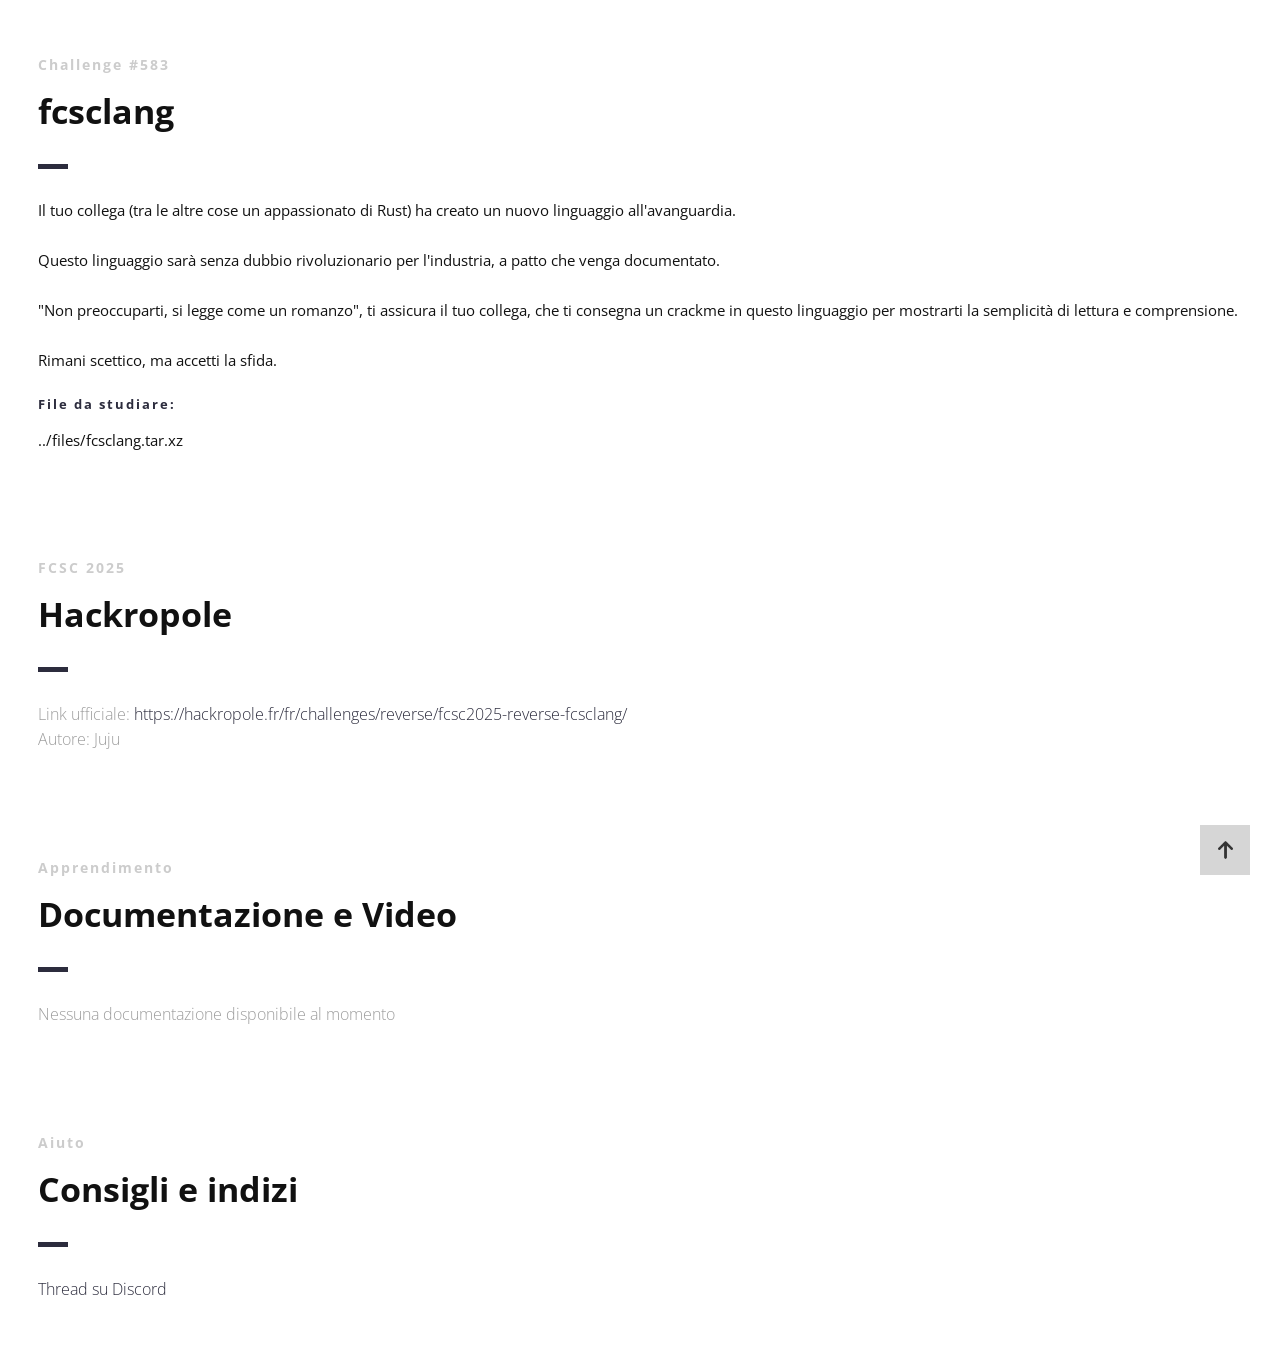
<file: presentation/index_it.html>
<!DOCTYPE html>
<html lang="it">

<head lang="it">
    <meta charset="UTF-8">
    <!--Page Title-->
    <title>Hack-Oeil - Le CTF di Cyrhades</title>
    <!--Meta Keywords and Description-->
    <meta name="keywords" content="">
    <meta name="description" content="">
    <meta name="viewport" content="width=device-width, initial-scale=1.0, user-scalable=no" />
    <link rel="shortcut icon" href="./assets/images/favicon.ico" title="Favicon" />
    <link rel="stylesheet" href="./assets/css/style.css">
    <link href='https://fonts.googleapis.com/css?family=Open+Sans:400,300,600,700,800' rel='stylesheet' type='text/css'>
    <script src="./assets/js/highlight.min.js"></script>
    <script>
        document.addEventListener('DOMContentLoaded', () => {
            // Verifica se la finestra si trova in un iframe
            if (window.self !== window.top) {
                document.querySelectorAll('a').forEach((link) => {
                    link.addEventListener('click', (event) => {
                        const a = event.target.closest('a[href^="http"]');
                        if (a) {
                            event.preventDefault();
                            window.parent.postMessage({
                                type: "open-external",
                                url: a.href
                            }, "*");
                        }
                    });
                });
            }
            // Attiva l'evidenziazione della sintassi :
            if (window.hljs) {
                hljs.highlightAll();
            } else {
                console.error("Highlight.js non caricato!");
            }
        });
    </script>
</head>

<body>

    <div id="wrapper">
        <!--Main Content Area-->
        <main id="content">
            <!--Ctf-->
            <section class="ctf scrollto">
                <article class="row clearfix">
                    <div class="col-1">
                        <div class="section-heading">
                            <h3>Challenge #583</h3>
                            <h2 class="section-title">fcsclang</h2>
                            <p>
Il tuo collega (tra le altre cose un appassionato di Rust) ha creato un nuovo linguaggio all'avanguardia.
<br /><br />
Questo linguaggio sarà senza dubbio rivoluzionario per l'industria, a patto che venga documentato.
<br /><br />
"Non preoccuparti, si legge come un romanzo", ti assicura il tuo collega, che ti consegna un crackme in questo linguaggio per mostrarti la semplicità di lettura e comprensione.
<br /><br />
Rimani scettico, ma accetti la sfida.
                            </p>
                            <h4>File da studiare:</h4>
                            <p>../files/fcsclang.tar.xz</p>
                        </div>
                    </div>
                </article>

                <article class="row clearfix">
                    <div class="col-1">
                        <div class="section-heading">
                            <h3>FCSC 2025</h3>
                            <h2 class="section-title">Hackropole</h2>
                            <p class="section-subtitle">
                                Link ufficiale:
                                <a target="_blank" href="https://hackropole.fr/fr/challenges/reverse/fcsc2025-reverse-fcsclang/">https://hackropole.fr/fr/challenges/reverse/fcsc2025-reverse-fcsclang/</a>
                                <br />
                                Autore: Juju
                            </p>
                        </div>
                    </div>
                </article>

                <article class="row clearfix">
                    <div class="col-1">
                        <div class="section-heading">
                            <h3>Apprendimento</h3>
                            <h2 class="section-title">Documentazione e Video</h2>
                            <p class="section-subtitle">
                                Nessuna documentazione disponibile al momento
                            </p>
                        </div>
                    </div>
                </article>

                <article class="row clearfix">
                    <div class="col-1">
                        <div class="section-heading">
                            <h3>Aiuto</h3>
                            <h2 class="section-title">Consigli e indizi</h2>
                            <p class="section-subtitle">
                                <a target="_blank"
                                    href="https://discord.com/channels/1175764392307077120/1175764601716092948">Thread su
                                    Discord</a>
                            </p>
                        </div>
                    </div>
                </article>
            </section>
            <!--End of Ctf-->
        </main>
        <!--End Main Content Area-->

        <a id="scrollUp" href="#wrapper" style="position: fixed; z-index: 1000;"
            aria-label="Torna in cima" title="Torna in cima"></a>
    </div>
</body>

</html>
</file>
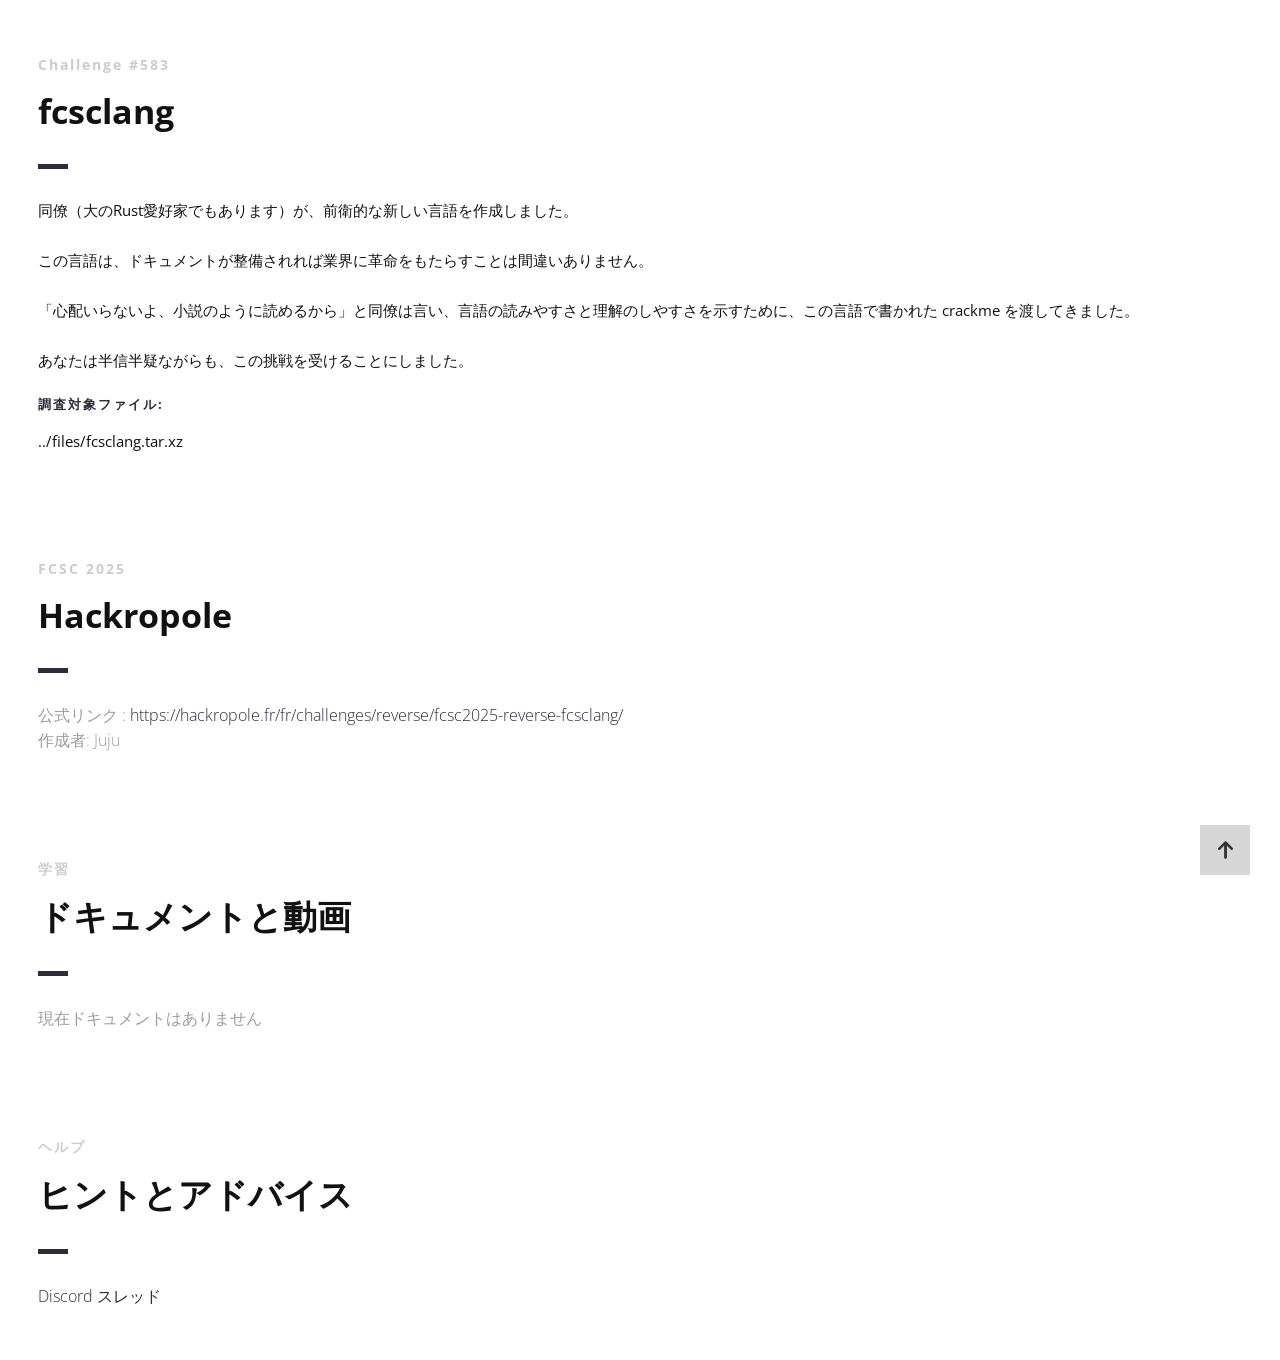
<file: presentation/index_ja.html>
<!DOCTYPE html>
<html lang="ja">

<head lang="ja">
    <meta charset="UTF-8">
    <!--Page Title-->
    <title>Hack-Oeil - CyrhadesのCTF</title>
    <!--Meta Keywords and Description-->
    <meta name="keywords" content="">
    <meta name="description" content="">
    <meta name="viewport" content="width=device-width, initial-scale=1.0, user-scalable=no" />
    <link rel="shortcut icon" href="./assets/images/favicon.ico" title="Favicon" />
    <link rel="stylesheet" href="./assets/css/style.css">
    <link href='https://fonts.googleapis.com/css?family=Open+Sans:400,300,600,700,800' rel='stylesheet' type='text/css'>
    <script src="./assets/js/highlight.min.js"></script>
    <script>
        document.addEventListener('DOMContentLoaded', () => {
            // iframe内にあるか確認
            if (window.self !== window.top) {
                document.querySelectorAll('a').forEach((link) => {
                    link.addEventListener('click', (event) => {
                        const a = event.target.closest('a[href^="http"]');
                        if (a) {
                            event.preventDefault();
                            window.parent.postMessage({
                                type: "open-external",
                                url: a.href
                            }, "*");
                        }
                    });
                });
            }
            // シンタックスハイライトを有効化:
            if (window.hljs) {
                hljs.highlightAll();
            } else {
                console.error("Highlight.js が読み込まれていません！");
            }
        });
    </script>
</head>

<body>

    <div id="wrapper">
        <!--Main Content Area-->
        <main id="content">
            <!--Ctf-->
            <section class="ctf scrollto">
                <article class="row clearfix">
                    <div class="col-1">
                        <div class="section-heading">
                            <h3>Challenge #583</h3>
                            <h2 class="section-title">fcsclang</h2>
                            <p>
同僚（大のRust愛好家でもあります）が、前衛的な新しい言語を作成しました。
<br /><br />
この言語は、ドキュメントが整備されれば業界に革命をもたらすことは間違いありません。
<br /><br />
「心配いらないよ、小説のように読めるから」と同僚は言い、言語の読みやすさと理解のしやすさを示すために、この言語で書かれた crackme を渡してきました。
<br /><br />
あなたは半信半疑ながらも、この挑戦を受けることにしました。
                            </p>
                            <h4>調査対象ファイル:</h4>
                            <p>../files/fcsclang.tar.xz</p>
                        </div>
                    </div>
                </article>

                <article class="row clearfix">
                    <div class="col-1">
                        <div class="section-heading">
                            <h3>FCSC 2025</h3>
                            <h2 class="section-title">Hackropole</h2>
                            <p class="section-subtitle">
                                公式リンク :
                                <a target="_blank" href="https://hackropole.fr/fr/challenges/reverse/fcsc2025-reverse-fcsclang/">https://hackropole.fr/fr/challenges/reverse/fcsc2025-reverse-fcsclang/</a>
                                <br />
                                作成者: Juju
                            </p>
                        </div>
                    </div>
                </article>

                <article class="row clearfix">
                    <div class="col-1">
                        <div class="section-heading">
                            <h3>学習</h3>
                            <h2 class="section-title">ドキュメントと動画</h2>
                            <p class="section-subtitle">
                                現在ドキュメントはありません
                            </p>
                        </div>
                    </div>
                </article>

                <article class="row clearfix">
                    <div class="col-1">
                        <div class="section-heading">
                            <h3>ヘルプ</h3>
                            <h2 class="section-title">ヒントとアドバイス</h2>
                            <p class="section-subtitle">
                                <a target="_blank"
                                    href="https://discord.com/channels/1175764392307077120/1175764601716092948">Discord
                                    スレッド</a>
                            </p>
                        </div>
                    </div>
                </article>
            </section>
            <!--End of Ctf-->
        </main>
        <!--End Main Content Area-->

        <a id="scrollUp" href="#wrapper" style="position: fixed; z-index: 1000;"
            aria-label="ページ上部へ戻る" title="ページ上部へ戻る"></a>
    </div>
</body>

</html>
</file>
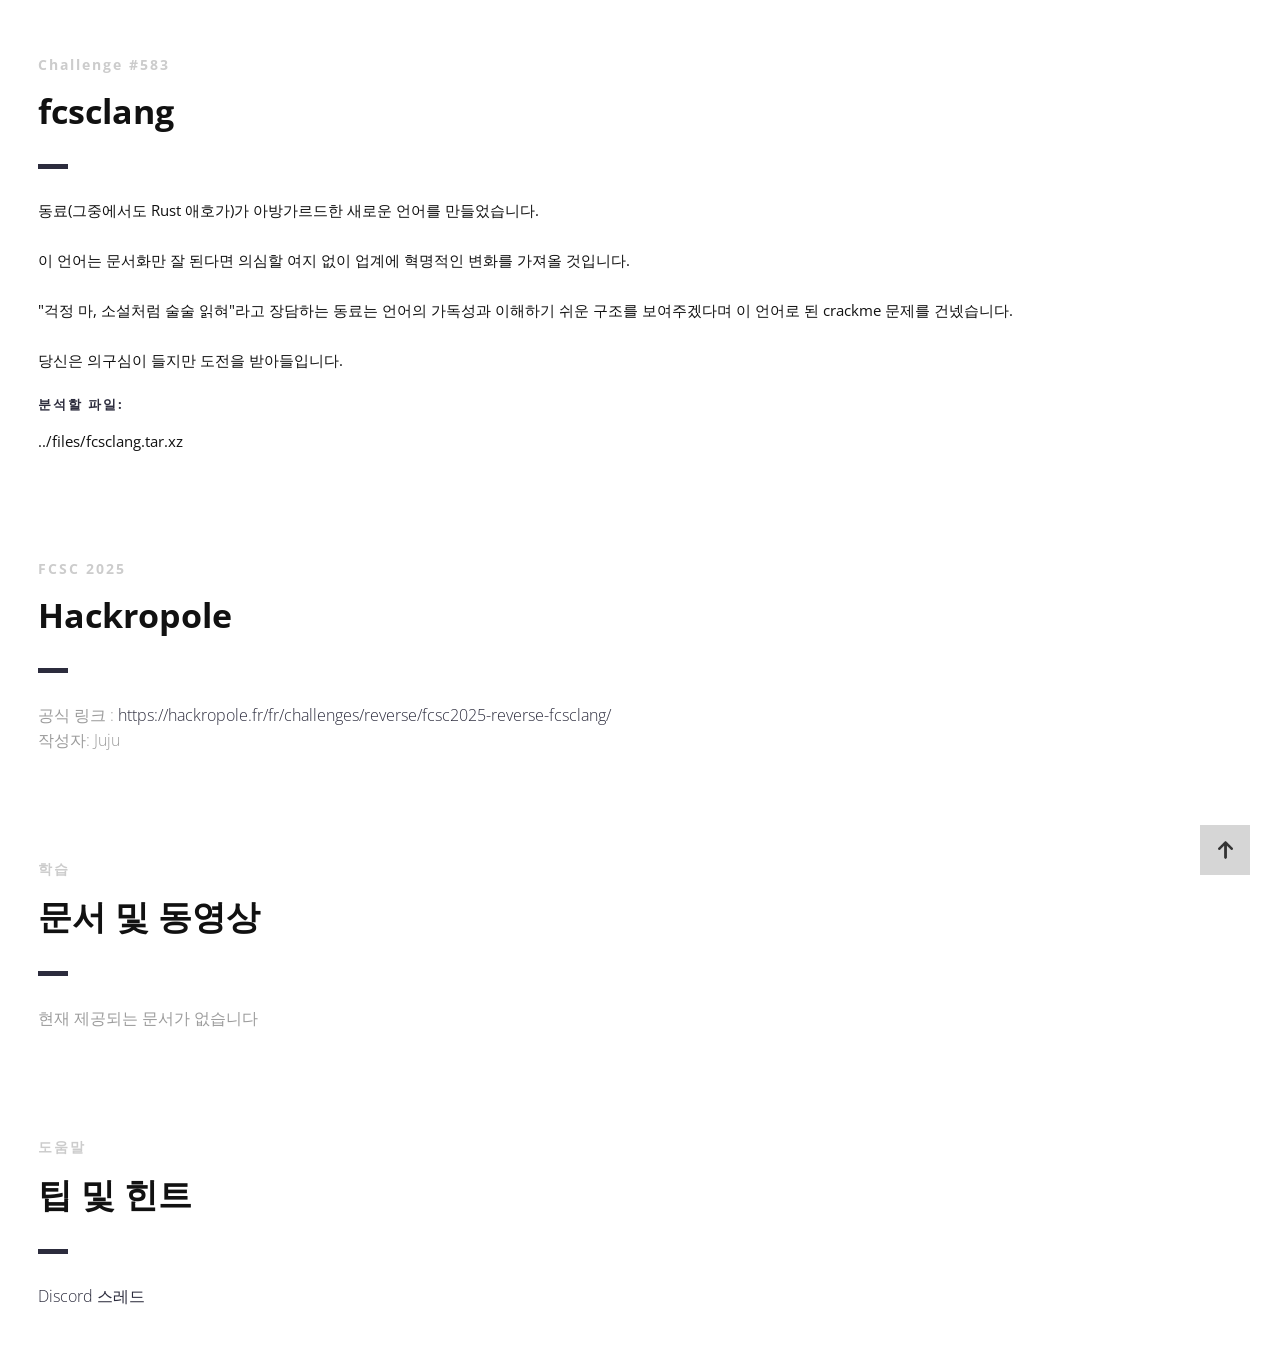
<file: presentation/index_ko.html>
<!DOCTYPE html>
<html lang="ko">

<head lang="ko">
    <meta charset="UTF-8">
    <!--Page Title-->
    <title>Hack-Oeil - Cyrhades의 CTF</title>
    <!--Meta Keywords and Description-->
    <meta name="keywords" content="">
    <meta name="description" content="">
    <meta name="viewport" content="width=device-width, initial-scale=1.0, user-scalable=no" />
    <link rel="shortcut icon" href="./assets/images/favicon.ico" title="Favicon" />
    <link rel="stylesheet" href="./assets/css/style.css">
    <link href='https://fonts.googleapis.com/css?family=Open+Sans:400,300,600,700,800' rel='stylesheet' type='text/css'>
    <script src="./assets/js/highlight.min.js"></script>
    <script>
        document.addEventListener('DOMContentLoaded', () => {
            // iframe 내에 있는지 확인
            if (window.self !== window.top) {
                document.querySelectorAll('a').forEach((link) => {
                    link.addEventListener('click', (event) => {
                        const a = event.target.closest('a[href^="http"]');
                        if (a) {
                            event.preventDefault();
                            window.parent.postMessage({
                                type: "open-external",
                                url: a.href
                            }, "*");
                        }
                    });
                });
            }
            // 구문 강조 활성화:
            if (window.hljs) {
                hljs.highlightAll();
            } else {
                console.error("Highlight.js 로드되지 않음!");
            }
        });
    </script>
</head>

<body>

    <div id="wrapper">
        <!--Main Content Area-->
        <main id="content">
            <!--Ctf-->
            <section class="ctf scrollto">
                <article class="row clearfix">
                    <div class="col-1">
                        <div class="section-heading">
                            <h3>Challenge #583</h3>
                            <h2 class="section-title">fcsclang</h2>
                            <p>
동료(그중에서도 Rust 애호가)가 아방가르드한 새로운 언어를 만들었습니다.
<br /><br />
이 언어는 문서화만 잘 된다면 의심할 여지 없이 업계에 혁명적인 변화를 가져올 것입니다.
<br /><br />
"걱정 마, 소설처럼 술술 읽혀"라고 장담하는 동료는 언어의 가독성과 이해하기 쉬운 구조를 보여주겠다며 이 언어로 된 crackme 문제를 건넸습니다.
<br /><br />
당신은 의구심이 들지만 도전을 받아들입니다.
                            </p>
                            <h4>분석할 파일:</h4>
                            <p>../files/fcsclang.tar.xz</p>
                        </div>
                    </div>
                </article>

                <article class="row clearfix">
                    <div class="col-1">
                        <div class="section-heading">
                            <h3>FCSC 2025</h3>
                            <h2 class="section-title">Hackropole</h2>
                            <p class="section-subtitle">
                                공식 링크 :
                                <a target="_blank" href="https://hackropole.fr/fr/challenges/reverse/fcsc2025-reverse-fcsclang/">https://hackropole.fr/fr/challenges/reverse/fcsc2025-reverse-fcsclang/</a>
                                <br />
                                작성자: Juju
                            </p>
                        </div>
                    </div>
                </article>

                <article class="row clearfix">
                    <div class="col-1">
                        <div class="section-heading">
                            <h3>학습</h3>
                            <h2 class="section-title">문서 및 동영상</h2>
                            <p class="section-subtitle">
                                현재 제공되는 문서가 없습니다
                            </p>
                        </div>
                    </div>
                </article>

                <article class="row clearfix">
                    <div class="col-1">
                        <div class="section-heading">
                            <h3>도움말</h3>
                            <h2 class="section-title">팁 및 힌트</h2>
                            <p class="section-subtitle">
                                <a target="_blank"
                                    href="https://discord.com/channels/1175764392307077120/1175764601716092948">Discord
                                    스레드</a>
                            </p>
                        </div>
                    </div>
                </article>
            </section>
            <!--End of Ctf-->
        </main>
        <!--End Main Content Area-->

        <a id="scrollUp" href="#wrapper" style="position: fixed; z-index: 1000;"
            aria-label="맨 위로 이동" title="맨 위로 이동"></a>
    </div>
</body>

</html>
</file>
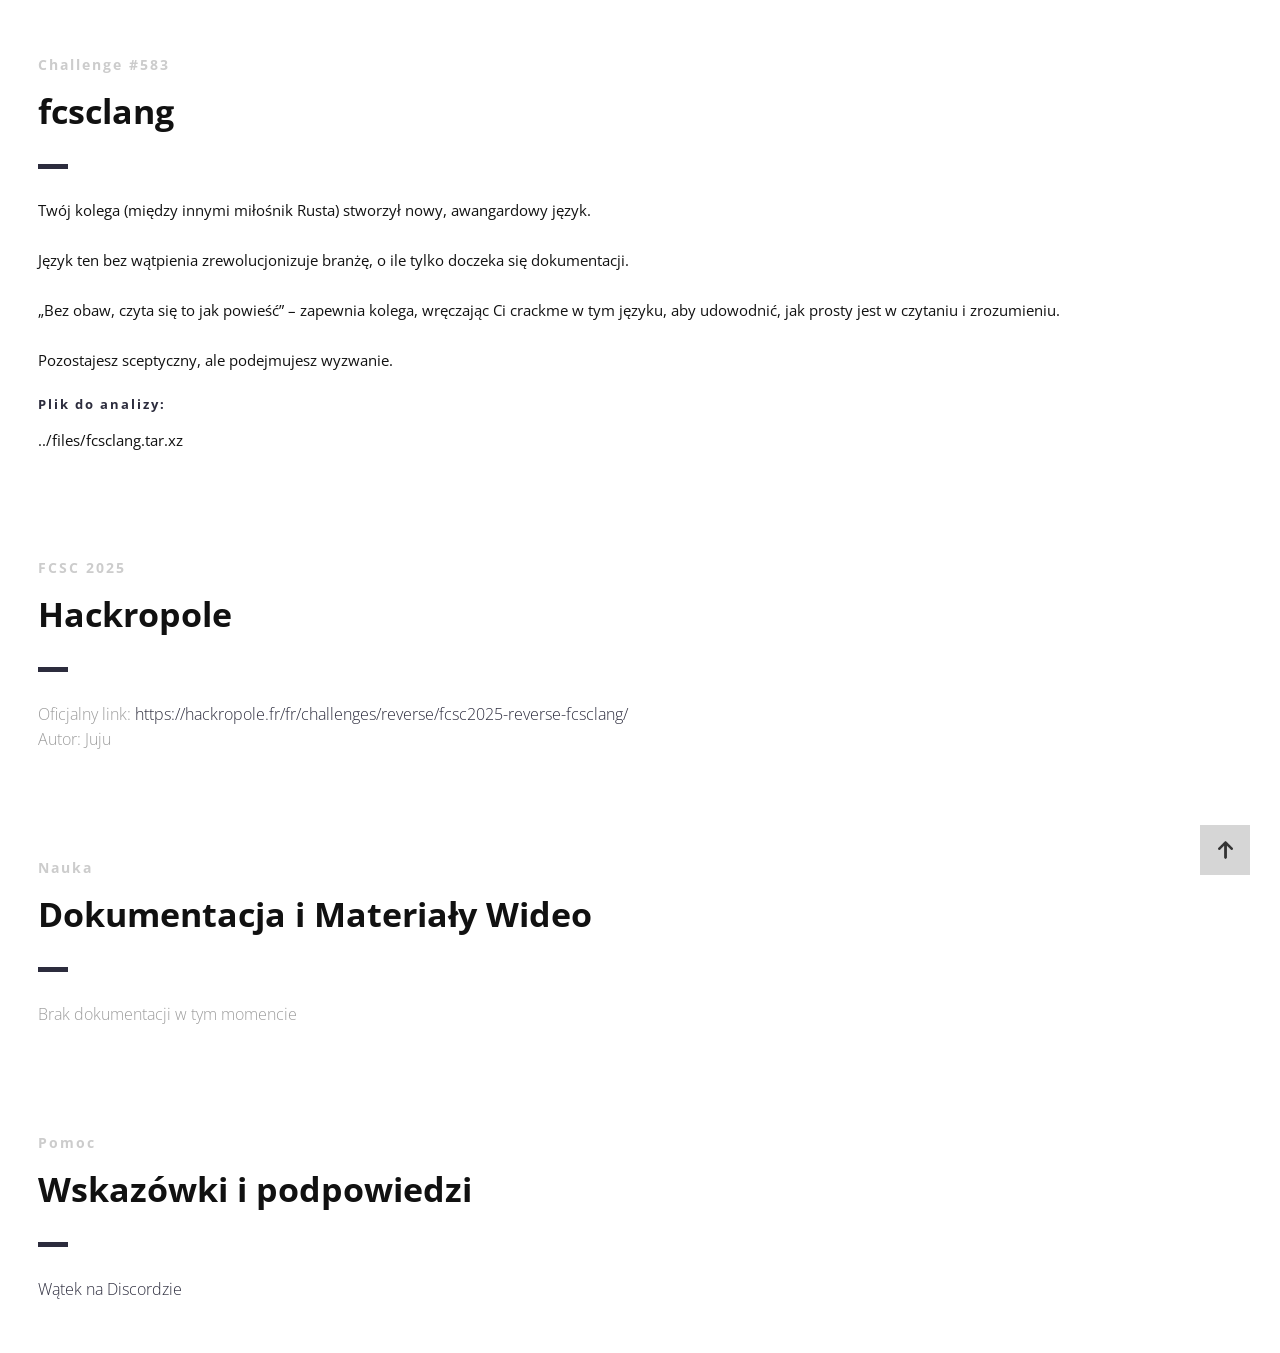
<file: presentation/index_pl.html>
<!DOCTYPE html>
<html lang="pl">

<head lang="pl">
    <meta charset="UTF-8">
    <!--Page Title-->
    <title>Hack-Oeil - CTF od Cyrhades</title>
    <!--Meta Keywords and Description-->
    <meta name="keywords" content="">
    <meta name="description" content="">
    <meta name="viewport" content="width=device-width, initial-scale=1.0, user-scalable=no" />
    <link rel="shortcut icon" href="./assets/images/favicon.ico" title="Favicon" />
    <link rel="stylesheet" href="./assets/css/style.css">
    <link href='https://fonts.googleapis.com/css?family=Open+Sans:400,300,600,700,800' rel='stylesheet' type='text/css'>
    <script src="./assets/js/highlight.min.js"></script>
    <script>
        document.addEventListener('DOMContentLoaded', () => {
            // Sprawdza, czy okno znajduje się w ramce iframe
            if (window.self !== window.top) {
                document.querySelectorAll('a').forEach((link) => {
                    link.addEventListener('click', (event) => {
                        const a = event.target.closest('a[href^="http"]');
                        if (a) {
                            event.preventDefault();
                            window.parent.postMessage({
                                type: "open-external",
                                url: a.href
                            }, "*");
                        }
                    });
                });
            }
            // Włącza podświetlanie składni:
            if (window.hljs) {
                hljs.highlightAll();
            } else {
                console.error("Highlight.js nie został załadowany!");
            }
        });
    </script>
</head>

<body>

    <div id="wrapper">
        <!--Main Content Area-->
        <main id="content">
            <!--Ctf-->
            <section class="ctf scrollto">
                <article class="row clearfix">
                    <div class="col-1">
                        <div class="section-heading">
                            <h3>Challenge #583</h3>
                            <h2 class="section-title">fcsclang</h2>
                            <p>
Twój kolega (między innymi miłośnik Rusta) stworzył nowy, awangardowy język.
<br /><br />
Język ten bez wątpienia zrewolucjonizuje branżę, o ile tylko doczeka się dokumentacji.
<br /><br />
„Bez obaw, czyta się to jak powieść” – zapewnia kolega, wręczając Ci crackme w tym języku, aby udowodnić, jak prosty jest w czytaniu i zrozumieniu.
<br /><br />
Pozostajesz sceptyczny, ale podejmujesz wyzwanie.
                            </p>
                            <h4>Plik do analizy:</h4>
                            <p>../files/fcsclang.tar.xz</p>
                        </div>
                    </div>
                </article>

                <article class="row clearfix">
                    <div class="col-1">
                        <div class="section-heading">
                            <h3>FCSC 2025</h3>
                            <h2 class="section-title">Hackropole</h2>
                            <p class="section-subtitle">
                                Oficjalny link:
                                <a target="_blank" href="https://hackropole.fr/fr/challenges/reverse/fcsc2025-reverse-fcsclang/">https://hackropole.fr/fr/challenges/reverse/fcsc2025-reverse-fcsclang/</a>
                                <br />
                                Autor: Juju
                            </p>
                        </div>
                    </div>
                </article>

                <article class="row clearfix">
                    <div class="col-1">
                        <div class="section-heading">
                            <h3>Nauka</h3>
                            <h2 class="section-title">Dokumentacja i Materiały Wideo</h2>
                            <p class="section-subtitle">
                                Brak dokumentacji w tym momencie
                            </p>
                        </div>
                    </div>
                </article>

                <article class="row clearfix">
                    <div class="col-1">
                        <div class="section-heading">
                            <h3>Pomoc</h3>
                            <h2 class="section-title">Wskazówki i podpowiedzi</h2>
                            <p class="section-subtitle">
                                <a target="_blank"
                                    href="https://discord.com/channels/1175764392307077120/1175764601716092948">Wątek na
                                    Discordzie</a>
                            </p>
                        </div>
                    </div>
                </article>
            </section>
            <!--End of Ctf-->
        </main>
        <!--End Main Content Area-->

        <a id="scrollUp" href="#wrapper" style="position: fixed; z-index: 1000;"
            aria-label="Przewiń do góry" title="Przewiń do góry"></a>
    </div>
</body>

</html>
</file>
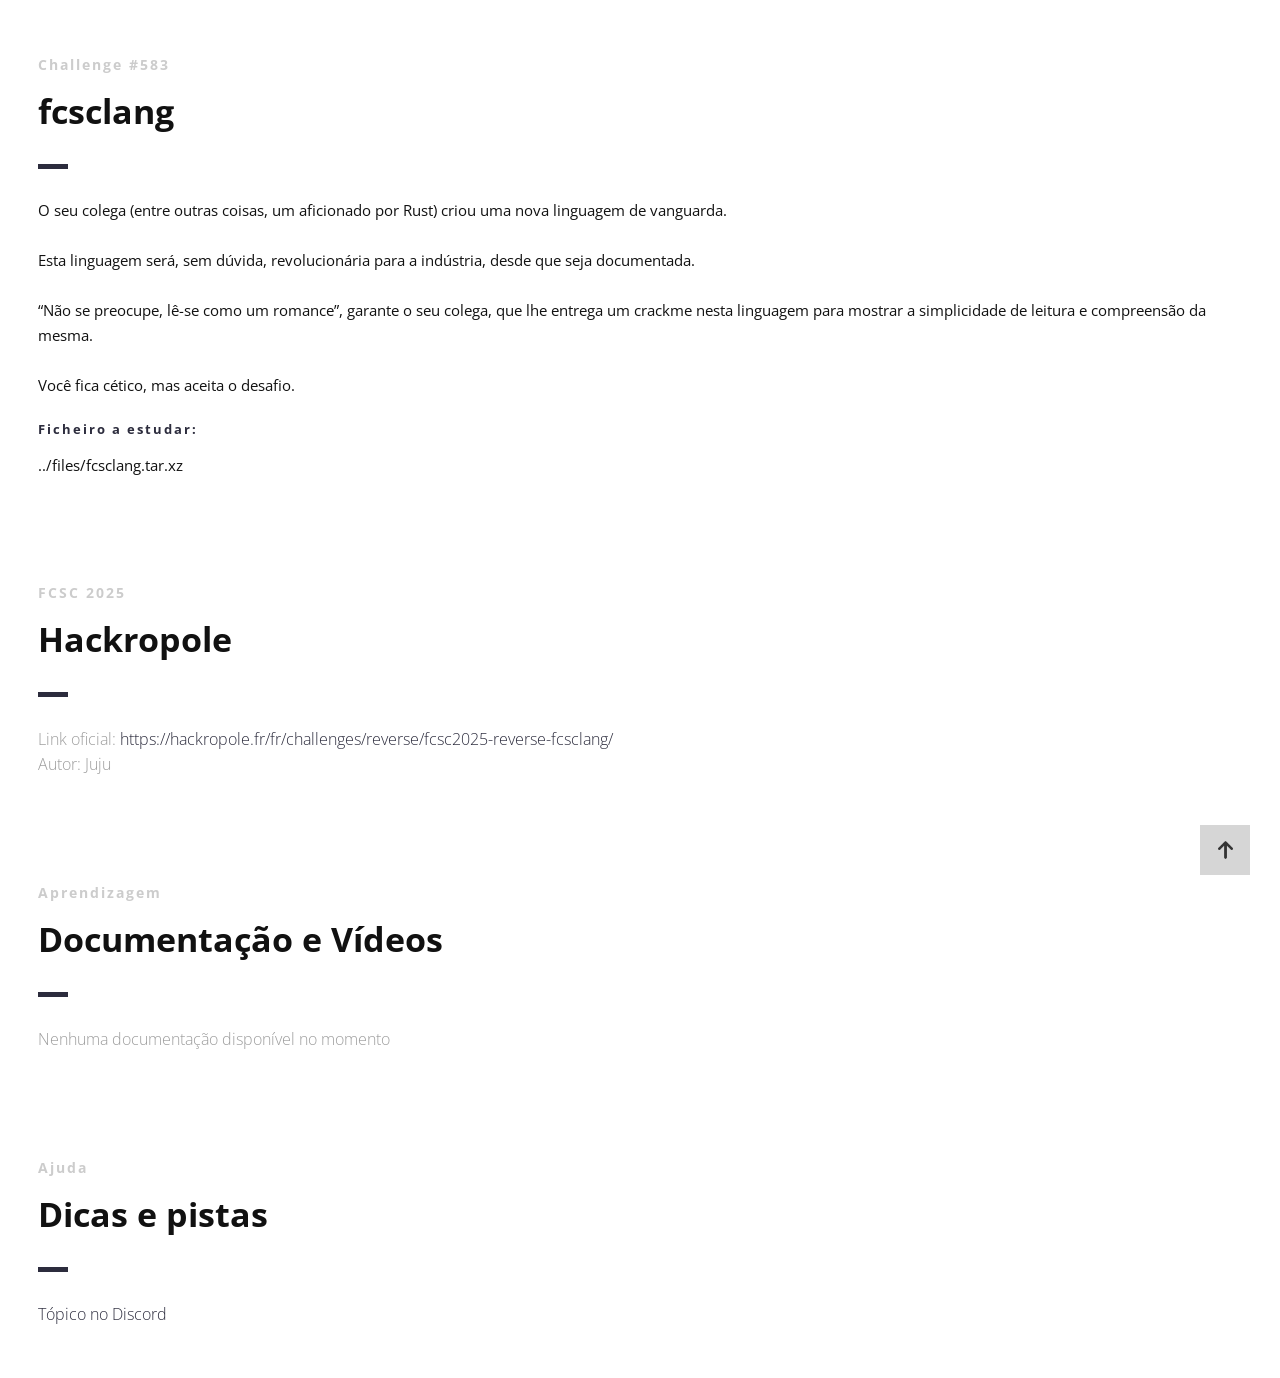
<file: presentation/index_pt.html>
<!DOCTYPE html>
<html lang="pt">

<head lang="pt">
    <meta charset="UTF-8">
    <!--Page Title-->
    <title>Hack-Oeil - Os CTFs de Cyrhades</title>
    <!--Meta Keywords and Description-->
    <meta name="keywords" content="">
    <meta name="description" content="">
    <meta name="viewport" content="width=device-width, initial-scale=1.0, user-scalable=no" />
    <link rel="shortcut icon" href="./assets/images/favicon.ico" title="Favicon" />
    <link rel="stylesheet" href="./assets/css/style.css">
    <link href='https://fonts.googleapis.com/css?family=Open+Sans:400,300,600,700,800' rel='stylesheet' type='text/css'>
    <script src="./assets/js/highlight.min.js"></script>
    <script>
        document.addEventListener('DOMContentLoaded', () => {
            // Verifica se a janela está num iframe
            if (window.self !== window.top) {
                document.querySelectorAll('a').forEach((link) => {
                    link.addEventListener('click', (event) => {
                        const a = event.target.closest('a[href^="http"]');
                        if (a) {
                            event.preventDefault();
                            window.parent.postMessage({
                                type: "open-external",
                                url: a.href
                            }, "*");
                        }
                    });
                });
            }
            // Ativa o destaque de sintaxe:
            if (window.hljs) {
                hljs.highlightAll();
            } else {
                console.error("Highlight.js não carregado!");
            }
        });
    </script>
</head>

<body>

    <div id="wrapper">
        <!--Main Content Area-->
        <main id="content">
            <!--Ctf-->
            <section class="ctf scrollto">
                <article class="row clearfix">
                    <div class="col-1">
                        <div class="section-heading">
                            <h3>Challenge #583</h3>
                            <h2 class="section-title">fcsclang</h2>
                            <p>
O seu colega (entre outras coisas, um aficionado por Rust) criou uma nova linguagem de vanguarda.
<br /><br />
Esta linguagem será, sem dúvida, revolucionária para a indústria, desde que seja documentada.
<br /><br />
“Não se preocupe, lê-se como um romance”, garante o seu colega, que lhe entrega um crackme nesta linguagem para mostrar a simplicidade de leitura e compreensão da mesma.
<br /><br />
Você fica cético, mas aceita o desafio.
                            </p>
                            <h4>Ficheiro a estudar:</h4>
                            <p>../files/fcsclang.tar.xz</p>
                        </div>
                    </div>
                </article>

                <article class="row clearfix">
                    <div class="col-1">
                        <div class="section-heading">
                            <h3>FCSC 2025</h3>
                            <h2 class="section-title">Hackropole</h2>
                            <p class="section-subtitle">
                                Link oficial:
                                <a target="_blank" href="https://hackropole.fr/fr/challenges/reverse/fcsc2025-reverse-fcsclang/">https://hackropole.fr/fr/challenges/reverse/fcsc2025-reverse-fcsclang/</a>
                                <br />
                                Autor: Juju
                            </p>
                        </div>
                    </div>
                </article>

                <article class="row clearfix">
                    <div class="col-1">
                        <div class="section-heading">
                            <h3>Aprendizagem</h3>
                            <h2 class="section-title">Documentação e Vídeos</h2>
                            <p class="section-subtitle">
                                Nenhuma documentação disponível no momento
                            </p>
                        </div>
                    </div>
                </article>

                <article class="row clearfix">
                    <div class="col-1">
                        <div class="section-heading">
                            <h3>Ajuda</h3>
                            <h2 class="section-title">Dicas e pistas</h2>
                            <p class="section-subtitle">
                                <a target="_blank"
                                    href="https://discord.com/channels/1175764392307077120/1175764601716092948">Tópico no
                                    Discord</a>
                            </p>
                        </div>
                    </div>
                </article>
            </section>
            <!--End of Ctf-->
        </main>
        <!--End Main Content Area-->

        <a id="scrollUp" href="#wrapper" style="position: fixed; z-index: 1000;"
            aria-label="Voltar ao topo" title="Voltar ao topo"></a>
    </div>
</body>

</html>
</file>
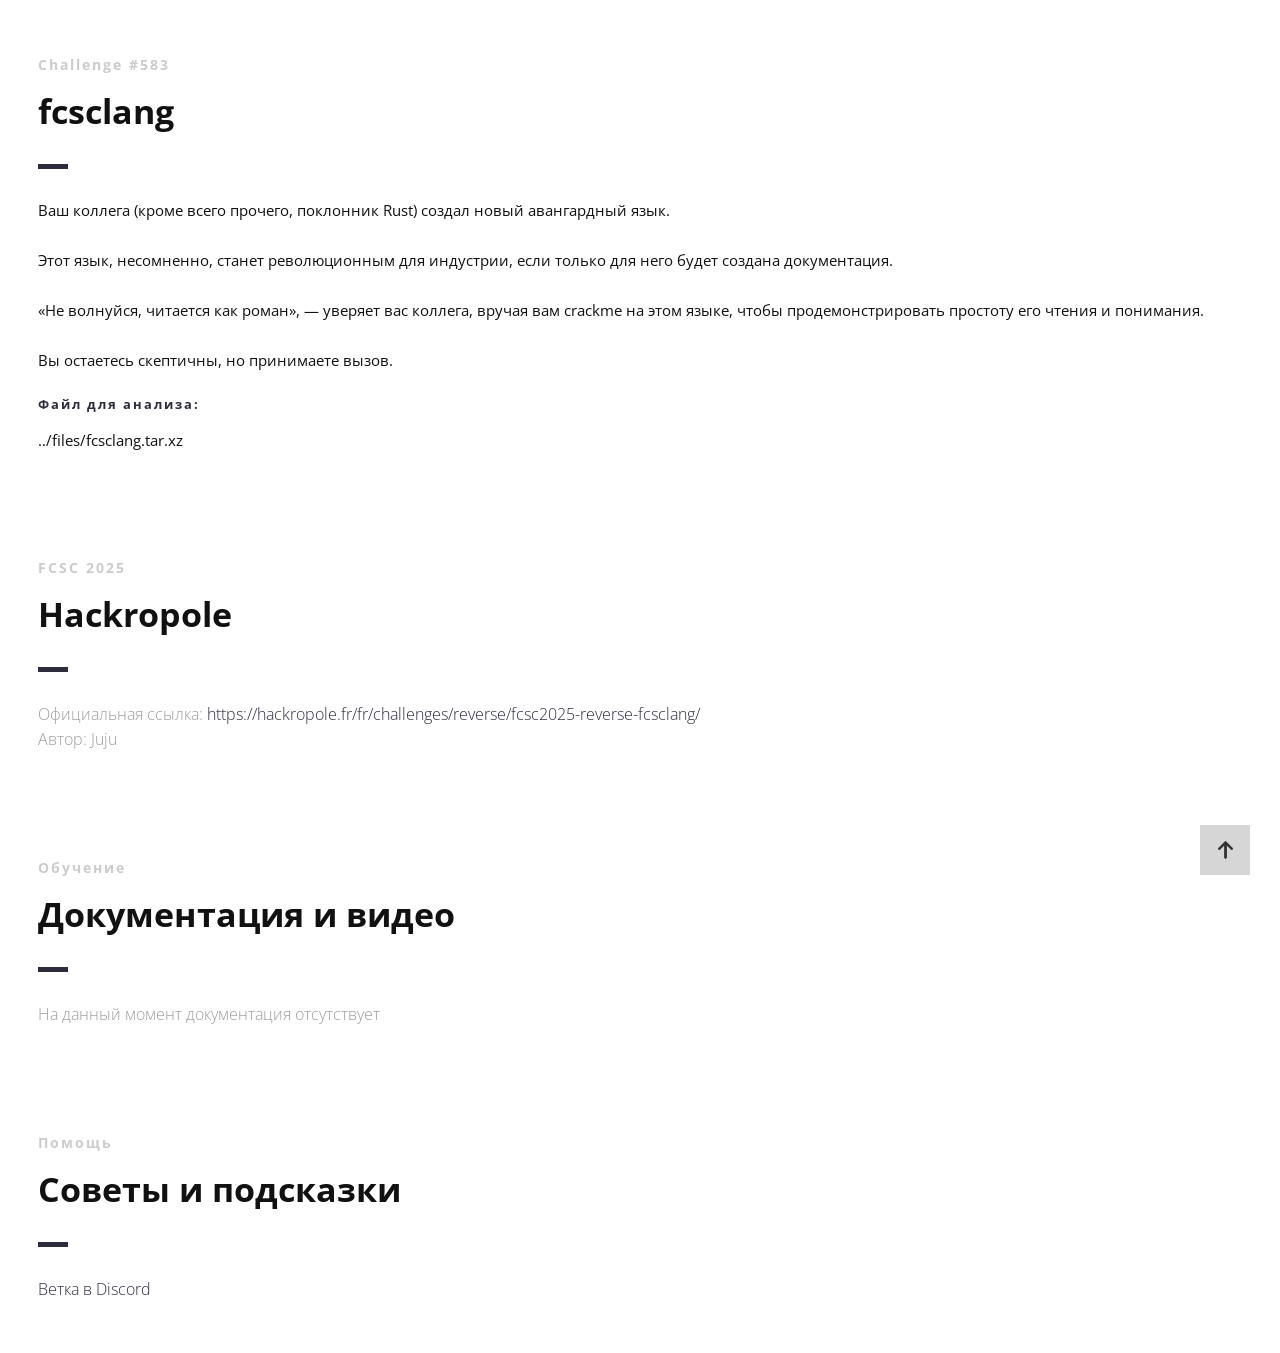
<file: presentation/index_ru.html>
<!DOCTYPE html>
<html lang="ru">

<head lang="ru">
    <meta charset="UTF-8">
    <!--Page Title-->
    <title>Hack-Oeil - CTF от Cyrhades</title>
    <!--Meta Keywords and Description-->
    <meta name="keywords" content="">
    <meta name="description" content="">
    <meta name="viewport" content="width=device-width, initial-scale=1.0, user-scalable=no" />
    <link rel="shortcut icon" href="./assets/images/favicon.ico" title="Favicon" />
    <link rel="stylesheet" href="./assets/css/style.css">
    <link href='https://fonts.googleapis.com/css?family=Open+Sans:400,300,600,700,800' rel='stylesheet' type='text/css'>
    <script src="./assets/js/highlight.min.js"></script>
    <script>
        document.addEventListener('DOMContentLoaded', () => {
            // Проверяет, находится ли окно во фрейме (iframe)
            if (window.self !== window.top) {
                document.querySelectorAll('a').forEach((link) => {
                    link.addEventListener('click', (event) => {
                        const a = event.target.closest('a[href^="http"]');
                        if (a) {
                            event.preventDefault();
                            window.parent.postMessage({
                                type: "open-external",
                                url: a.href
                            }, "*");
                        }
                    });
                });
            }
            // Включает подсветку синтаксиса:
            if (window.hljs) {
                hljs.highlightAll();
            } else {
                console.error("Highlight.js не загружен!");
            }
        });
    </script>
</head>

<body>

    <div id="wrapper">
        <!--Main Content Area-->
        <main id="content">
            <!--Ctf-->
            <section class="ctf scrollto">
                <article class="row clearfix">
                    <div class="col-1">
                        <div class="section-heading">
                            <h3>Challenge #583</h3>
                            <h2 class="section-title">fcsclang</h2>
                            <p>
Ваш коллега (кроме всего прочего, поклонник Rust) создал новый авангардный язык.
<br /><br />
Этот язык, несомненно, станет революционным для индустрии, если только для него будет создана документация.
<br /><br />
«Не волнуйся, читается как роман», — уверяет вас коллега, вручая вам crackme на этом языке, чтобы продемонстрировать простоту его чтения и понимания.
<br /><br />
Вы остаетесь скептичны, но принимаете вызов.
                            </p>
                            <h4>Файл для анализа:</h4>
                            <p>../files/fcsclang.tar.xz</p>
                        </div>
                    </div>
                </article>

                <article class="row clearfix">
                    <div class="col-1">
                        <div class="section-heading">
                            <h3>FCSC 2025</h3>
                            <h2 class="section-title">Hackropole</h2>
                            <p class="section-subtitle">
                                Официальная ссылка:
                                <a target="_blank" href="https://hackropole.fr/fr/challenges/reverse/fcsc2025-reverse-fcsclang/">https://hackropole.fr/fr/challenges/reverse/fcsc2025-reverse-fcsclang/</a>
                                <br />
                                Автор: Juju
                            </p>
                        </div>
                    </div>
                </article>

                <article class="row clearfix">
                    <div class="col-1">
                        <div class="section-heading">
                            <h3>Обучение</h3>
                            <h2 class="section-title">Документация и видео</h2>
                            <p class="section-subtitle">
                                На данный момент документация отсутствует
                            </p>
                        </div>
                    </div>
                </article>

                <article class="row clearfix">
                    <div class="col-1">
                        <div class="section-heading">
                            <h3>Помощь</h3>
                            <h2 class="section-title">Советы и подсказки</h2>
                            <p class="section-subtitle">
                                <a target="_blank"
                                    href="https://discord.com/channels/1175764392307077120/1175764601716092948">Ветка в
                                    Discord</a>
                            </p>
                        </div>
                    </div>
                </article>
            </section>
            <!--End of Ctf-->
        </main>
        <!--End Main Content Area-->

        <a id="scrollUp" href="#wrapper" style="position: fixed; z-index: 1000;"
            aria-label="Вернуться наверх" title="Вернуться наверх"></a>
    </div>
</body>

</html>
</file>
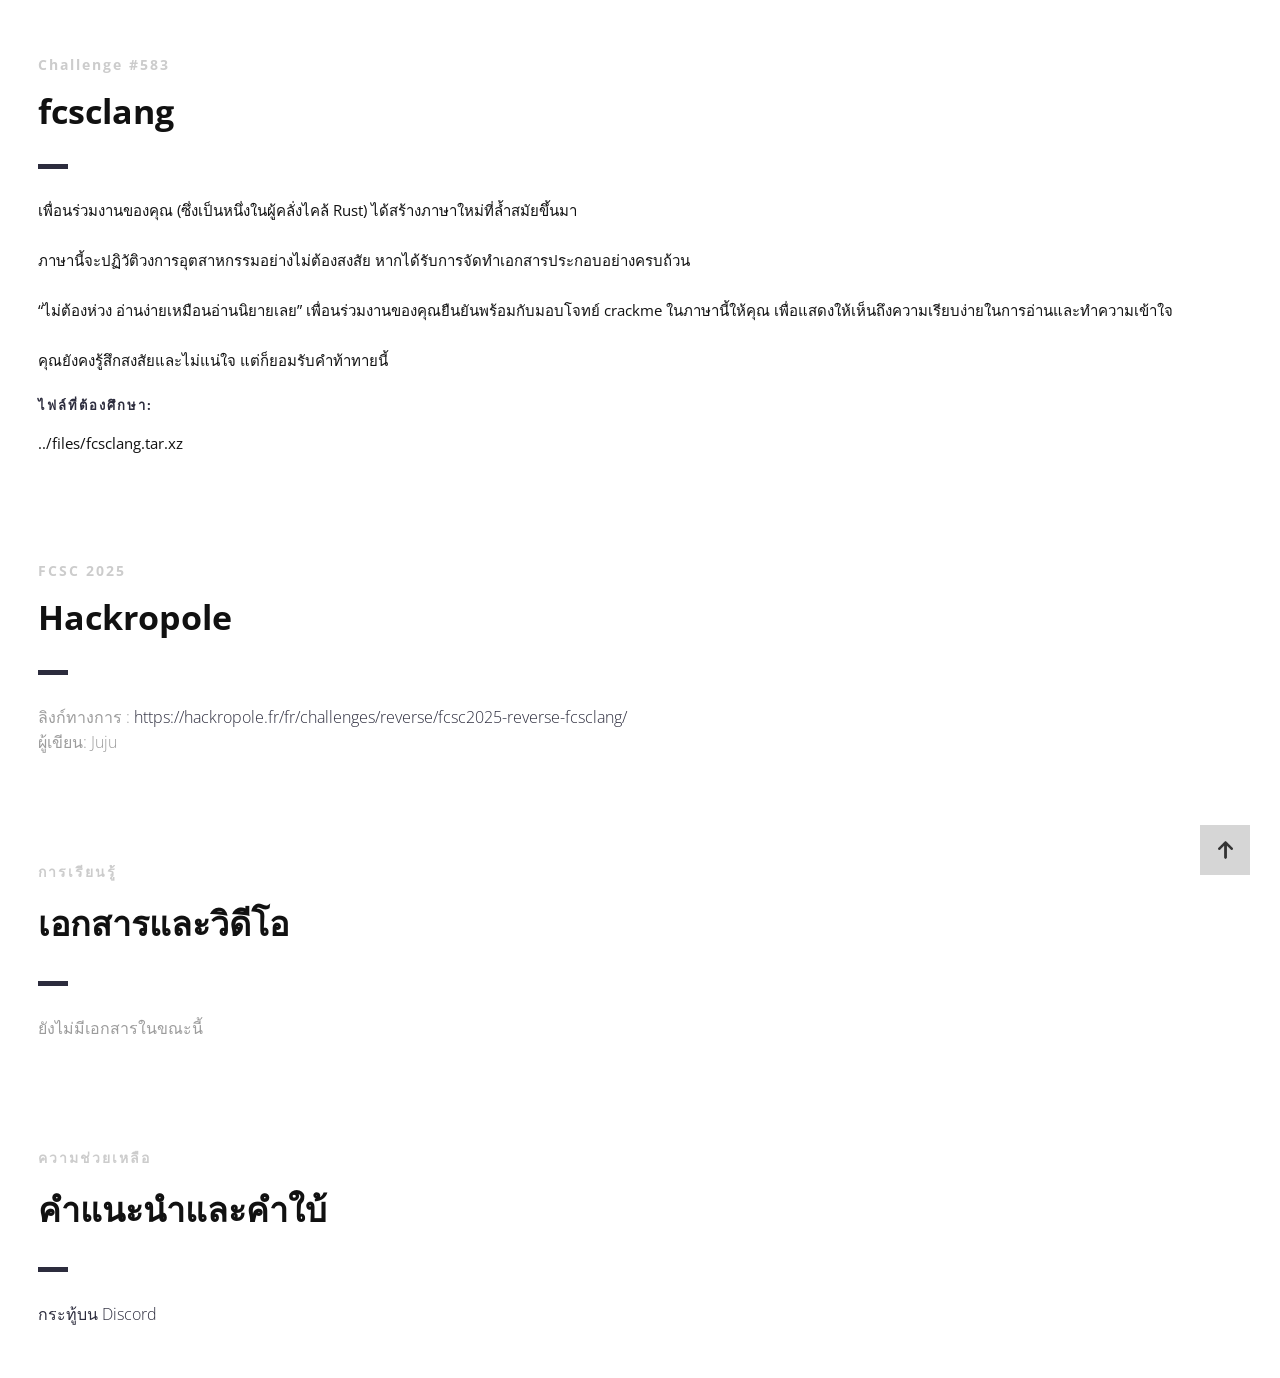
<file: presentation/index_th.html>
<!DOCTYPE html>
<html lang="th">

<head lang="th">
    <meta charset="UTF-8">
    <!--Page Title-->
    <title>Hack-Oeil - CTF ของ Cyrhades</title>
    <!--Meta Keywords and Description-->
    <meta name="keywords" content="">
    <meta name="description" content="">
    <meta name="viewport" content="width=device-width, initial-scale=1.0, user-scalable=no" />
    <link rel="shortcut icon" href="./assets/images/favicon.ico" title="Favicon" />
    <link rel="stylesheet" href="./assets/css/style.css">
    <link href='https://fonts.googleapis.com/css?family=Open+Sans:400,300,600,700,800' rel='stylesheet' type='text/css'>
    <script src="./assets/js/highlight.min.js"></script>
    <script>
        document.addEventListener('DOMContentLoaded', () => {
            // ตรวจสอบว่าหน้าต่างอยู่ใน iframe หรือไม่
            if (window.self !== window.top) {
                document.querySelectorAll('a').forEach((link) => {
                    link.addEventListener('click', (event) => {
                        const a = event.target.closest('a[href^="http"]');
                        if (a) {
                            event.preventDefault();
                            window.parent.postMessage({
                                type: "open-external",
                                url: a.href
                            }, "*");
                        }
                    });
                });
            }
            // เปิดใช้งานการเน้นไวยากรณ์:
            if (window.hljs) {
                hljs.highlightAll();
            } else {
                console.error("Highlight.js ไม่ได้ถูกโหลด!");
            }
        });
    </script>
</head>

<body>

    <div id="wrapper">
        <!--Main Content Area-->
        <main id="content">
            <!--Ctf-->
            <section class="ctf scrollto">
                <article class="row clearfix">
                    <div class="col-1">
                        <div class="section-heading">
                            <h3>Challenge #583</h3>
                            <h2 class="section-title">fcsclang</h2>
                            <p>
เพื่อนร่วมงานของคุณ (ซึ่งเป็นหนึ่งในผู้คลั่งไคล้ Rust) ได้สร้างภาษาใหม่ที่ล้ำสมัยขึ้นมา
<br /><br />
ภาษานี้จะปฏิวัติวงการอุตสาหกรรมอย่างไม่ต้องสงสัย หากได้รับการจัดทำเอกสารประกอบอย่างครบถ้วน
<br /><br />
“ไม่ต้องห่วง อ่านง่ายเหมือนอ่านนิยายเลย” เพื่อนร่วมงานของคุณยืนยันพร้อมกับมอบโจทย์ crackme ในภาษานี้ให้คุณ เพื่อแสดงให้เห็นถึงความเรียบง่ายในการอ่านและทำความเข้าใจ
<br /><br />
คุณยังคงรู้สึกสงสัยและไม่แน่ใจ แต่ก็ยอมรับคำท้าทายนี้
                            </p>
                            <h4>ไฟล์ที่ต้องศึกษา:</h4>
                            <p>../files/fcsclang.tar.xz</p>
                        </div>
                    </div>
                </article>

                <article class="row clearfix">
                    <div class="col-1">
                        <div class="section-heading">
                            <h3>FCSC 2025</h3>
                            <h2 class="section-title">Hackropole</h2>
                            <p class="section-subtitle">
                                ลิงก์ทางการ :
                                <a target="_blank" href="https://hackropole.fr/fr/challenges/reverse/fcsc2025-reverse-fcsclang/">https://hackropole.fr/fr/challenges/reverse/fcsc2025-reverse-fcsclang/</a>
                                <br />
                                ผู้เขียน: Juju
                            </p>
                        </div>
                    </div>
                </article>

                <article class="row clearfix">
                    <div class="col-1">
                        <div class="section-heading">
                            <h3>การเรียนรู้</h3>
                            <h2 class="section-title">เอกสารและวิดีโอ</h2>
                            <p class="section-subtitle">
                                ยังไม่มีเอกสารในขณะนี้
                            </p>
                        </div>
                    </div>
                </article>

                <article class="row clearfix">
                    <div class="col-1">
                        <div class="section-heading">
                            <h3>ความช่วยเหลือ</h3>
                            <h2 class="section-title">คำแนะนำและคำใบ้</h2>
                            <p class="section-subtitle">
                                <a target="_blank"
                                    href="https://discord.com/channels/1175764392307077120/1175764601716092948">กระทู้บน
                                    Discord</a>
                            </p>
                        </div>
                    </div>
                </article>
            </section>
            <!--End of Ctf-->
        </main>
        <!--End Main Content Area-->

        <a id="scrollUp" href="#wrapper" style="position: fixed; z-index: 1000;"
            aria-label="กลับสู่ด้านบน" title="กลับสู่ด้านบน"></a>
    </div>
</body>

</html>
</file>
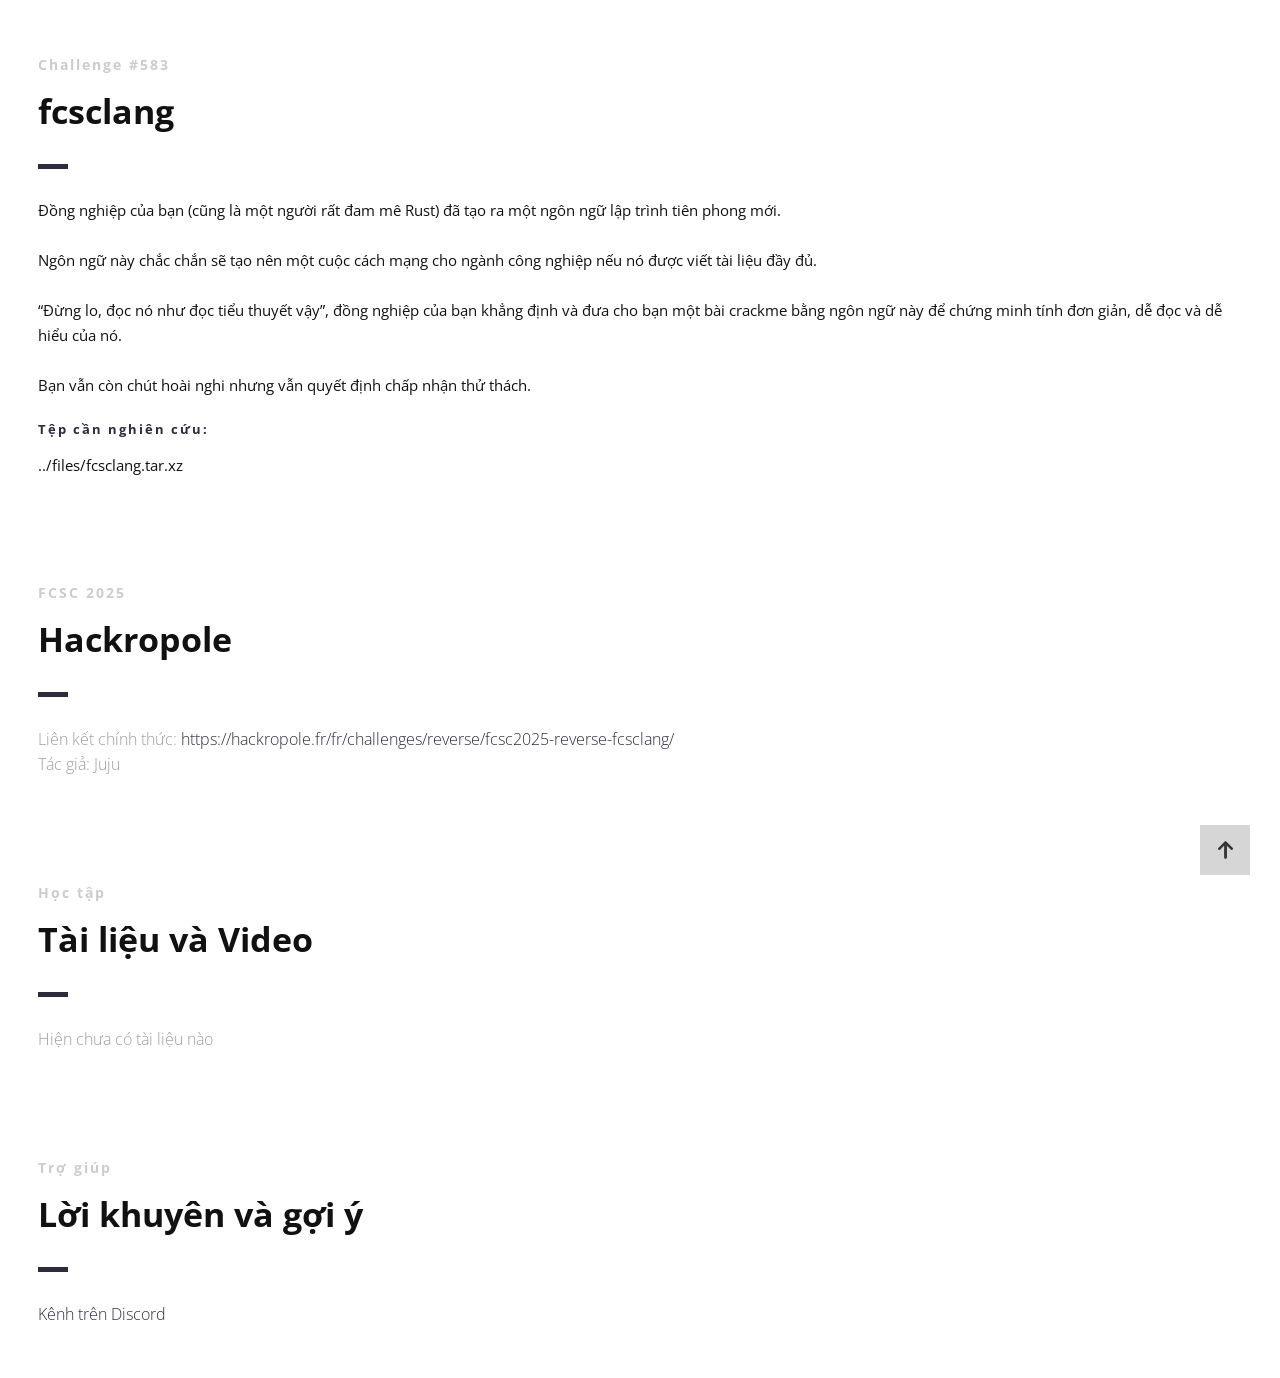
<file: presentation/index_vi.html>
<!DOCTYPE html>
<html lang="vi">

<head lang="vi">
    <meta charset="UTF-8">
    <!--Page Title-->
    <title>Hack-Oeil - Các CTF của Cyrhades</title>
    <!--Meta Keywords and Description-->
    <meta name="keywords" content="">
    <meta name="description" content="">
    <meta name="viewport" content="width=device-width, initial-scale=1.0, user-scalable=no" />
    <link rel="shortcut icon" href="./assets/images/favicon.ico" title="Favicon" />
    <link rel="stylesheet" href="./assets/css/style.css">
    <link href='https://fonts.googleapis.com/css?family=Open+Sans:400,300,600,700,800' rel='stylesheet' type='text/css'>
    <script src="./assets/js/highlight.min.js"></script>
    <script>
        document.addEventListener('DOMContentLoaded', () => {
            // Kiểm tra xem cửa sổ có nằm trong iframe hay không
            if (window.self !== window.top) {
                document.querySelectorAll('a').forEach((link) => {
                    link.addEventListener('click', (event) => {
                        const a = event.target.closest('a[href^="http"]');
                        if (a) {
                            event.preventDefault();
                            window.parent.postMessage({
                                type: "open-external",
                                url: a.href
                            }, "*");
                        }
                    });
                });
            }
            // Bật làm nổi bật cú pháp:
            if (window.hljs) {
                hljs.highlightAll();
            } else {
                console.error("Highlight.js chưa được tải!");
            }
        });
    </script>
</head>

<body>

    <div id="wrapper">
        <!--Main Content Area-->
        <main id="content">
            <!--Ctf-->
            <section class="ctf scrollto">
                <article class="row clearfix">
                    <div class="col-1">
                        <div class="section-heading">
                            <h3>Challenge #583</h3>
                            <h2 class="section-title">fcsclang</h2>
                            <p>
Đồng nghiệp của bạn (cũng là một người rất đam mê Rust) đã tạo ra một ngôn ngữ lập trình tiên phong mới.
<br /><br />
Ngôn ngữ này chắc chắn sẽ tạo nên một cuộc cách mạng cho ngành công nghiệp nếu nó được viết tài liệu đầy đủ.
<br /><br />
“Đừng lo, đọc nó như đọc tiểu thuyết vậy”, đồng nghiệp của bạn khẳng định và đưa cho bạn một bài crackme bằng ngôn ngữ này để chứng minh tính đơn giản, dễ đọc và dễ hiểu của nó.
<br /><br />
Bạn vẫn còn chút hoài nghi nhưng vẫn quyết định chấp nhận thử thách.
                            </p>
                            <h4>Tệp cần nghiên cứu:</h4>
                            <p>../files/fcsclang.tar.xz</p>
                        </div>
                    </div>
                </article>

                <article class="row clearfix">
                    <div class="col-1">
                        <div class="section-heading">
                            <h3>FCSC 2025</h3>
                            <h2 class="section-title">Hackropole</h2>
                            <p class="section-subtitle">
                                Liên kết chính thức:
                                <a target="_blank" href="https://hackropole.fr/fr/challenges/reverse/fcsc2025-reverse-fcsclang/">https://hackropole.fr/fr/challenges/reverse/fcsc2025-reverse-fcsclang/</a>
                                <br />
                                Tác giả: Juju
                            </p>
                        </div>
                    </div>
                </article>

                <article class="row clearfix">
                    <div class="col-1">
                        <div class="section-heading">
                            <h3>Học tập</h3>
                            <h2 class="section-title">Tài liệu và Video</h2>
                            <p class="section-subtitle">
                                Hiện chưa có tài liệu nào
                            </p>
                        </div>
                    </div>
                </article>

                <article class="row clearfix">
                    <div class="col-1">
                        <div class="section-heading">
                            <h3>Trợ giúp</h3>
                            <h2 class="section-title">Lời khuyên và gợi ý</h2>
                            <p class="section-subtitle">
                                <a target="_blank"
                                    href="https://discord.com/channels/1175764392307077120/1175764601716092948">Kênh trên
                                    Discord</a>
                            </p>
                        </div>
                    </div>
                </article>
            </section>
            <!--End of Ctf-->
        </main>
        <!--End Main Content Area-->

        <a id="scrollUp" href="#wrapper" style="position: fixed; z-index: 1000;"
            aria-label="Cuộn lên đầu trang" title="Cuộn lên đầu trang"></a>
    </div>
</body>

</html>
</file>
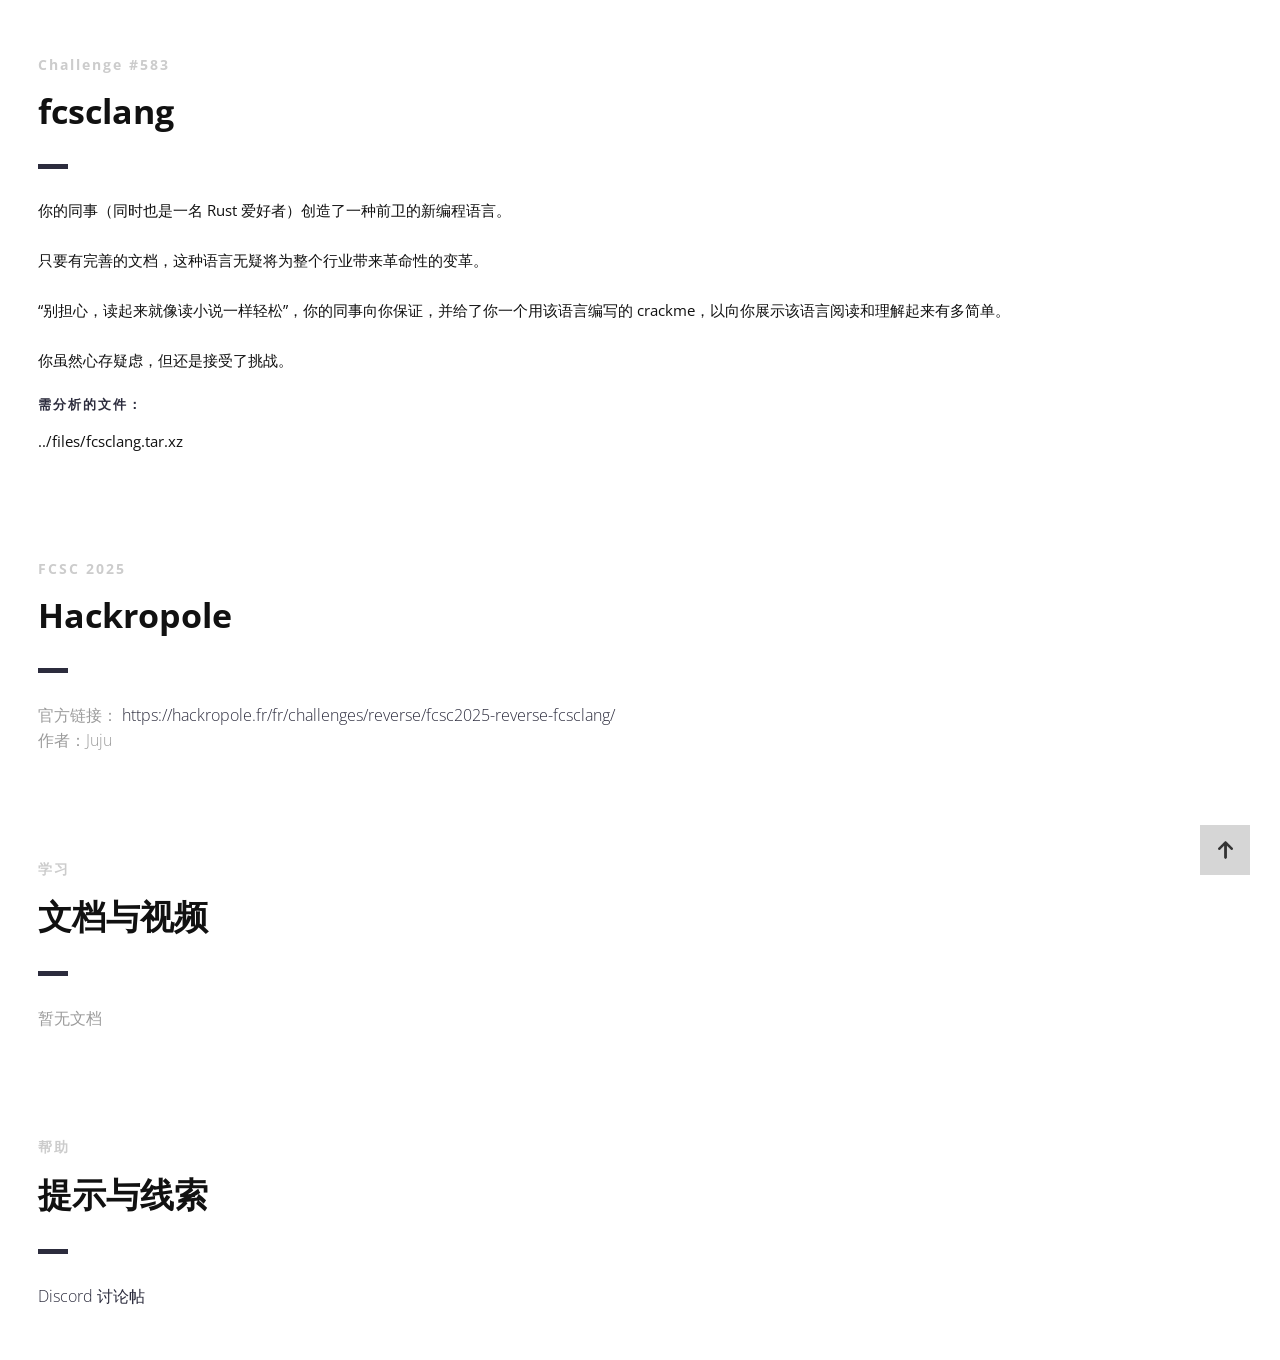
<file: presentation/index_zh.html>
<!DOCTYPE html>
<html lang="zh">

<head lang="zh">
    <meta charset="UTF-8">
    <!--Page Title-->
    <title>Hack-Oeil - Cyrhades CTF 挑战</title>
    <!--Meta Keywords and Description-->
    <meta name="keywords" content="">
    <meta name="description" content="">
    <meta name="viewport" content="width=device-width, initial-scale=1.0, user-scalable=no" />
    <link rel="shortcut icon" href="./assets/images/favicon.ico" title="Favicon" />
    <link rel="stylesheet" href="./assets/css/style.css">
    <link href='https://fonts.googleapis.com/css?family=Open+Sans:400,300,600,700,800' rel='stylesheet' type='text/css'>
    <script src="./assets/js/highlight.min.js"></script>
    <script>
        document.addEventListener('DOMContentLoaded', () => {
            // 检查窗口是否在 iframe 中
            if (window.self !== window.top) {
                document.querySelectorAll('a').forEach((link) => {
                    link.addEventListener('click', (event) => {
                        const a = event.target.closest('a[href^="http"]');
                        if (a) {
                            event.preventDefault();
                            window.parent.postMessage({
                                type: "open-external",
                                url: a.href
                            }, "*");
                        }
                    });
                });
            }
            // 启用代码语法高亮：
            if (window.hljs) {
                hljs.highlightAll();
            } else {
                console.error("Highlight.js 未加载！");
            }
        });
    </script>
</head>

<body>

    <div id="wrapper">
        <!--Main Content Area-->
        <main id="content">
            <!--Ctf-->
            <section class="ctf scrollto">
                <article class="row clearfix">
                    <div class="col-1">
                        <div class="section-heading">
                            <h3>Challenge #583</h3>
                            <h2 class="section-title">fcsclang</h2>
                            <p>
你的同事（同时也是一名 Rust 爱好者）创造了一种前卫的新编程语言。
<br /><br />
只要有完善的文档，这种语言无疑将为整个行业带来革命性的变革。
<br /><br />
“别担心，读起来就像读小说一样轻松”，你的同事向你保证，并给了你一个用该语言编写的 crackme，以向你展示该语言阅读和理解起来有多简单。
<br /><br />
你虽然心存疑虑，但还是接受了挑战。
                            </p>
                            <h4>需分析的文件：</h4>
                            <p>../files/fcsclang.tar.xz</p>
                        </div>
                    </div>
                </article>

                <article class="row clearfix">
                    <div class="col-1">
                        <div class="section-heading">
                            <h3>FCSC 2025</h3>
                            <h2 class="section-title">Hackropole</h2>
                            <p class="section-subtitle">
                                官方链接：
                                <a target="_blank" href="https://hackropole.fr/fr/challenges/reverse/fcsc2025-reverse-fcsclang/">https://hackropole.fr/fr/challenges/reverse/fcsc2025-reverse-fcsclang/</a>
                                <br />
                                作者：Juju
                            </p>
                        </div>
                    </div>
                </article>

                <article class="row clearfix">
                    <div class="col-1">
                        <div class="section-heading">
                            <h3>学习</h3>
                            <h2 class="section-title">文档与视频</h2>
                            <p class="section-subtitle">
                                暂无文档
                            </p>
                        </div>
                    </div>
                </article>

                <article class="row clearfix">
                    <div class="col-1">
                        <div class="section-heading">
                            <h3>帮助</h3>
                            <h2 class="section-title">提示与线索</h2>
                            <p class="section-subtitle">
                                <a target="_blank"
                                    href="https://discord.com/channels/1175764392307077120/1175764601716092948">Discord
                                    讨论帖</a>
                            </p>
                        </div>
                    </div>
                </article>
            </section>
            <!--End of Ctf-->
        </main>
        <!--End Main Content Area-->

        <a id="scrollUp" href="#wrapper" style="position: fixed; z-index: 1000;"
            aria-label="返回顶部" title="返回顶部"></a>
    </div>
</body>

</html>
</file>
<file: presentation/assets/css/style.css>
*,
*:before,
*:after {
    -webkit-box-sizing: border-box;
    -moz-box-sizing: border-box;
    box-sizing: border-box;
}

body,
div,
dl,
dt,
dd,
ul,
ol,
li,
h1,
h2,
h3,
h4,
h5,
h6,
pre,
form,
blockquote,
th,
td {
    margin: 0;
    padding: 0;
    direction: ltr;
}

body {
    margin: 0;
    padding: 0;
    -webkit-font-smoothing: antialiased;
    overflow-x: hidden;
}

p {
    line-height: 25px;
}

code:not([class*="language"]) {
    color: #DE3384;
}

pre {
    width: 600px;
    max-width: 100%;
    overflow-x: auto;
    white-space: pre;
    background: #eee;
    padding: 10px;
    border-radius: 8px;
}

.row img {
    height: auto;
    max-width: 100%;
}

a {
    text-decoration: none;
    line-height: inherit;
    -webkit-transition: opacity 0.3s ease-out;
    -moz-transition: opacity 0.3s ease-out;
    -o-transition: opacity 0.3s ease-out;
    transition: opacity 0.3s ease-out;
}

iframe {
    border: 0 !important;
}

section {
    clear: both;
    overflow: hidden;
}

.row {
    max-width: 1245px;
    margin: 0 auto;
    padding: 25px 0 0 0;
    position: relative;
}

.no-padding-bottom .row,
.no-padding-bottom div,
.no-padding-bottom.row {
    padding-bottom: 0;
}

.no-padding-top.row,
.no-padding-top div {
    padding-top: 0;
}

.big-padding-top {
    padding-top: 75px !important;
}

.big-padding-bottom {
    padding-bottom: 85px !important;
}

[class*='col-'] {
    float: left;
    padding: 20px;
}

.clearfix:after {
    content: "";
    display: table;
    clear: both;
}

h1 {
    padding: 20px 0;
}

h2 {
    padding: 14px 0;
}

h3 {
    padding: 10px 0;
}

h4 {
    padding: 7px 0;
}

h5 {
    padding: 7px 0;
}

h6 {
    padding: 7px 0;
}

.text-left {
    text-align: left;
}

.text-center {
    text-align: center;
}

.text-right {
    text-align: right;
}

.section-heading {
    padding: 0 0 15px 0;
}

.section-subtitle {
    font-size: 18px;
    padding-top: 0;
}

.section-heading h3 {
    font-size: 14px;
    font-weight: bold;
    color: #ccc;
    letter-spacing: 2px;
    padding-bottom: 0;
}

.section-heading h4 {
    font-size: 13px;
    font-weight: bold;
    color: #2C2C3D;
    letter-spacing: 2px;
    padding-bottom: 0;
}

#scrollUp {
    bottom: 15px;
    right: 30px;
    width: 50px;
    height: 50px;
    margin-bottom: 10px;
    padding: 0 5px 20px 5px;
    background: #ccc;
    background-size: 30%;
    background-repeat: no-repeat;
    background-image: url('../images/arrow-up.png');
    background-position: center;
    -webkit-transition: margin-bottom 150ms linear;
    -moz-transition: margin-bottom 150ms linear;
    -o-transition: margin-bottom 150ms linear;
    transition: margin-bottom 150ms linear;
    opacity: 0.8;
}

#scrollUp:hover {
    margin-bottom: 25px;
}

.section-subtitle img {
    height: 32px;
    width: auto;
    vertical-align: middle;
}

.section-subtitle img.capture {
    width: 100%;
    height: auto;
    vertical-align: middle;
}

body {
    background: #fff;
}

a,
.la-ball-triangle-path {
    color: #2C2C3D;
}

a:hover,
#header.nav-solid nav a:hover {
    color: #2C2C3D;
}

.icon i {
    color: #2C2C3D;
}

#banner .section-heading:before,
.testimonial.classic footer:before {
    background: #2C2C3D;
}

.pricing-block-content:hover {
    border-color: #2C2C3D;
}

#header nav a,
#header i {
    color: #111;
}

#header.nav-solid,
#header.nav-solid a,
#header.nav-solid i,
#nav-mobile ul li a {
    color: #333;
}

#header.nav-solid .active {
    color: #2C2C3D;
    border-color: #2C2C3D;
}

.primary-color,
.featured .pricing {
    background-color: #2C2C3D;
}

.primary-color,
.primary-color .section-title,
.primary-color .section-subtitle,
.featured .pricing,
.featured .pricing p {
    color: #fff;
}

.section-heading h2:after {
    background: #2C2C3D;
    content: "";
    display: block;
    width: 30px;
    height: 5px;
    margin-top: 30px;
}

.text-center .section-heading h2:after {
    margin: 30px auto 25px auto;
}

.primary-color .icon i,
.primary-color i {
    color: #fff;
}

.secondary-color {
    background-color: #f5f5f5;
}

#banner {
    background: url("../images/banner-image-1.jpg") no-repeat center top;
    background-size: cover;
}

body {
    font-family: 'Open Sans', sans-serif, Arial, Helvetica;
    font-size: 15px;
    font-weight: normal;
    color: #111;
}

#banner h1 {
    font-family: 'Open Sans', sans-serif, Arial, Helvetica;
    font-size: 62px;
    line-height: 60px;
    font-weight: 800;
    color: #111;
}

#banner h2 {
    font-family: 'Open Sans', sans-serif, Arial, Helvetica;
    font-size: 18px;
    font-weight: 300;
    color: #111;
}

.section-title {
    font-family: 'Open Sans', sans-serif, Arial, Helvetica;
    font-size: 34px;
    font-weight: 700;
    color: #111;
}

.section-subtitle {
    font-family: 'Open Sans', sans-serif, Arial, Helvetica;
    font-size: 16px;
    font-weight: 300;
    color: #9c9c9c;
}

.testimonial q {
    font-family: 'Open Sans', sans-serif, Arial, Helvetica;
    font-size: 17px;
    font-weight: 300;
}

.testimonial.classic q,
.testimonial.classic footer {
    color: #111;
}

h1 {
    font-family: 'Open Sans', sans-serif, Arial, Helvetica;
    font-size: 40px;
    font-weight: 300;
    color: #111;
}

h2 {
    font-family: 'Open Sans', sans-serif, Arial, Helvetica;
    font-size: 34px;
    font-weight: 300;
    color: #111;
}

h3 {
    font-family: 'Open Sans', sans-serif, Arial, Helvetica;
    font-size: 30px;
    font-weight: 700;
    color: #111;
}

h4 {
    font-family: 'Open Sans', sans-serif, Arial, Helvetica;
    font-size: 18px;
    font-weight: 400;
    color: #111;
}

h5 {
    font-family: 'Open Sans', sans-serif, Arial, Helvetica;
    font-size: 16px;
    font-weight: 400;
    color: #111;
}

h6 {
    font-family: 'Open Sans', sans-serif, Arial, Helvetica;
    font-size: 14px;
    font-weight: 400;
    color: #111;
}

.button,
input[type="submit"] {
    font-family: 'Open Sans', sans-serif, Arial, Helvetica;
    font-size: 14px;
    font-weight: bold;
    color: #111;
}

.button,
input[type="submit"] {
    border-color: #111;
}

.button:hover,
input[type="submit"]:hover {
    border-color: #2C2C3D;
    color: #2C2C3D;
}

#banner .button {
    font-family: 'Open Sans', sans-serif, Arial, Helvetica;
    font-size: 16px;
    color: #111;
}

#banner .button {
    border-color: #111;
}

#banner .button:hover {
    color: #2C2C3D;
    border-color: #2C2C3D;
}

#landing-footer,
#landing-footer p,
#landing-footer a {
    font-family: 'Open Sans', sans-serif, Arial, Helvetica;
    font-size: 12px;
    font-weight: normal;
    color: #999;
}

#landing-footer i {
    color: #999;
}

/* RTL Support for Arabic */
html[dir="rtl"] body,
html[dir="rtl"] div,
html[dir="rtl"] dl,
html[dir="rtl"] dt,
html[dir="rtl"] dd,
html[dir="rtl"] ul,
html[dir="rtl"] ol,
html[dir="rtl"] li,
html[dir="rtl"] h1,
html[dir="rtl"] h2,
html[dir="rtl"] h3,
html[dir="rtl"] h4,
html[dir="rtl"] h5,
html[dir="rtl"] h6,
html[dir="rtl"] pre,
html[dir="rtl"] form,
html[dir="rtl"] blockquote,
html[dir="rtl"] th,
html[dir="rtl"] td,
html[dir="rtl"] p,
html[dir="rtl"] a,
html[dir="rtl"] span {
    direction: rtl !important;
    text-align: right !important;
}
html[dir="rtl"] [class*='col-'] {
    float: right;
}
</file>
